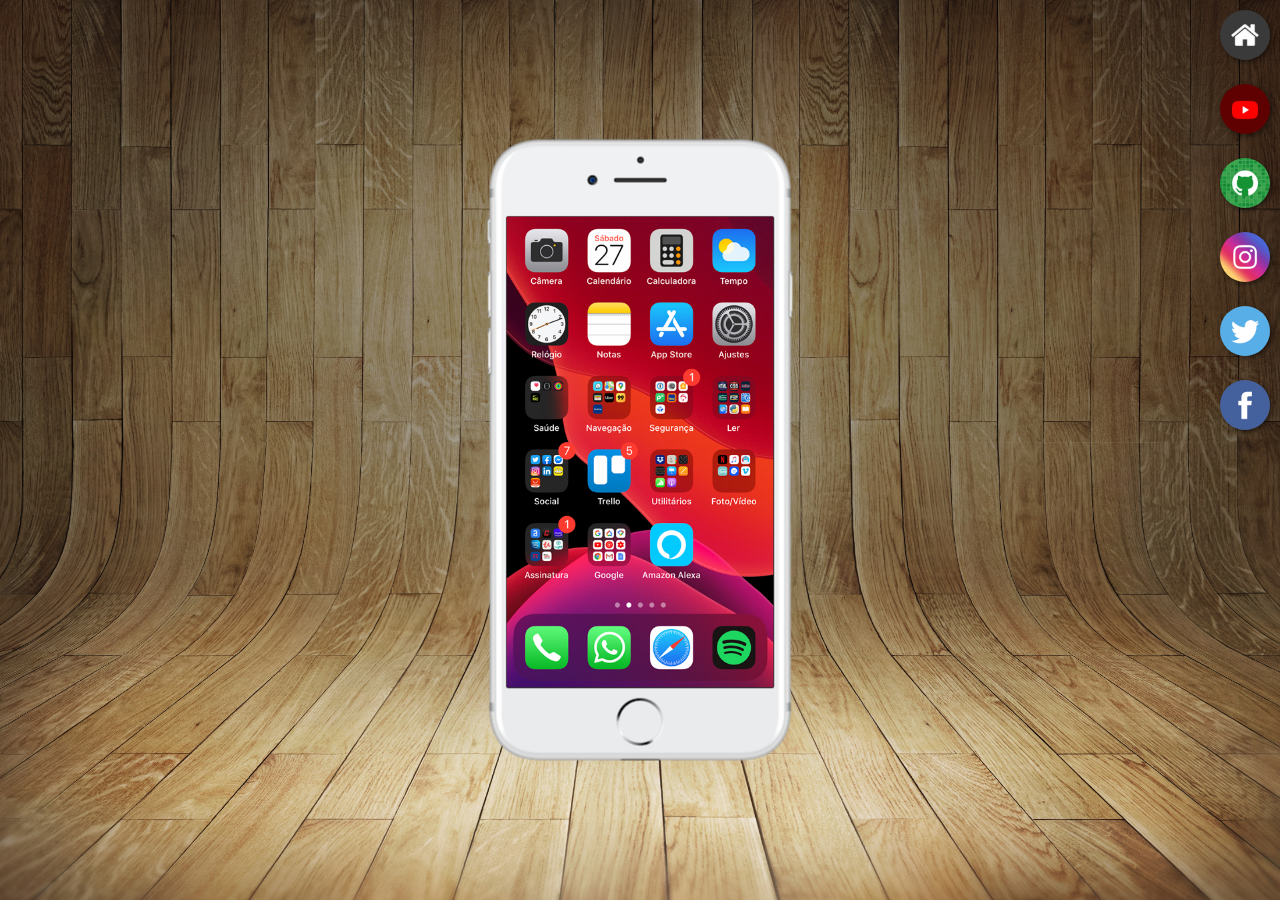
<file: index.html>
<!DOCTYPE html>
<html lang="pt-br">
  <head>
    <meta charset="UTF-8" />
    <meta name="viewport" content="width=device-width, initial-scale=1.0" />
    <title>Projeto Redes Sociais</title>
    <link rel="shortcut icon" href="favicon.ico" type="image/x-icon" />
    <link rel="stylesheet" href="estilo/style.css" />
  </head>
  <body>
    <main>
      <section id="telefone">
        <iframe src="home.html" frameborder="0" name="tela" id="tela">
          Seu navegador nãoé compativel com isso
        </iframe>
      </section>
      <section id="redes-sociais">
        <a href="home.html" target="tela"
          ><img src="imagens/logo-home.jpg" alt="" /></a
        ><br />
        <a href="youtube.html" target="tela"
          ><img src="imagens/logo-youtube.jpg" alt="" /></a
        ><br />
        <a href="github.html" target="tela"
          ><img src="imagens/logo-github.jpg" alt="" /></a
        ><br />
        <a href="instagram.html" target="tela"
          ><img src="imagens/logo-instagram.jpg" alt="" /></a
        ><br />
        <a href="twitter.html" target="tela"
          ><img src="imagens/logo-twitter.jpg" alt="" /></a
        ><br />
        <a href="facebook.html" target="tela"
          ><img src="imagens/logo-facebook.jpg" alt="" /></a
        ><br />
      </section>
    </main>
  </body>
</html>
</file>
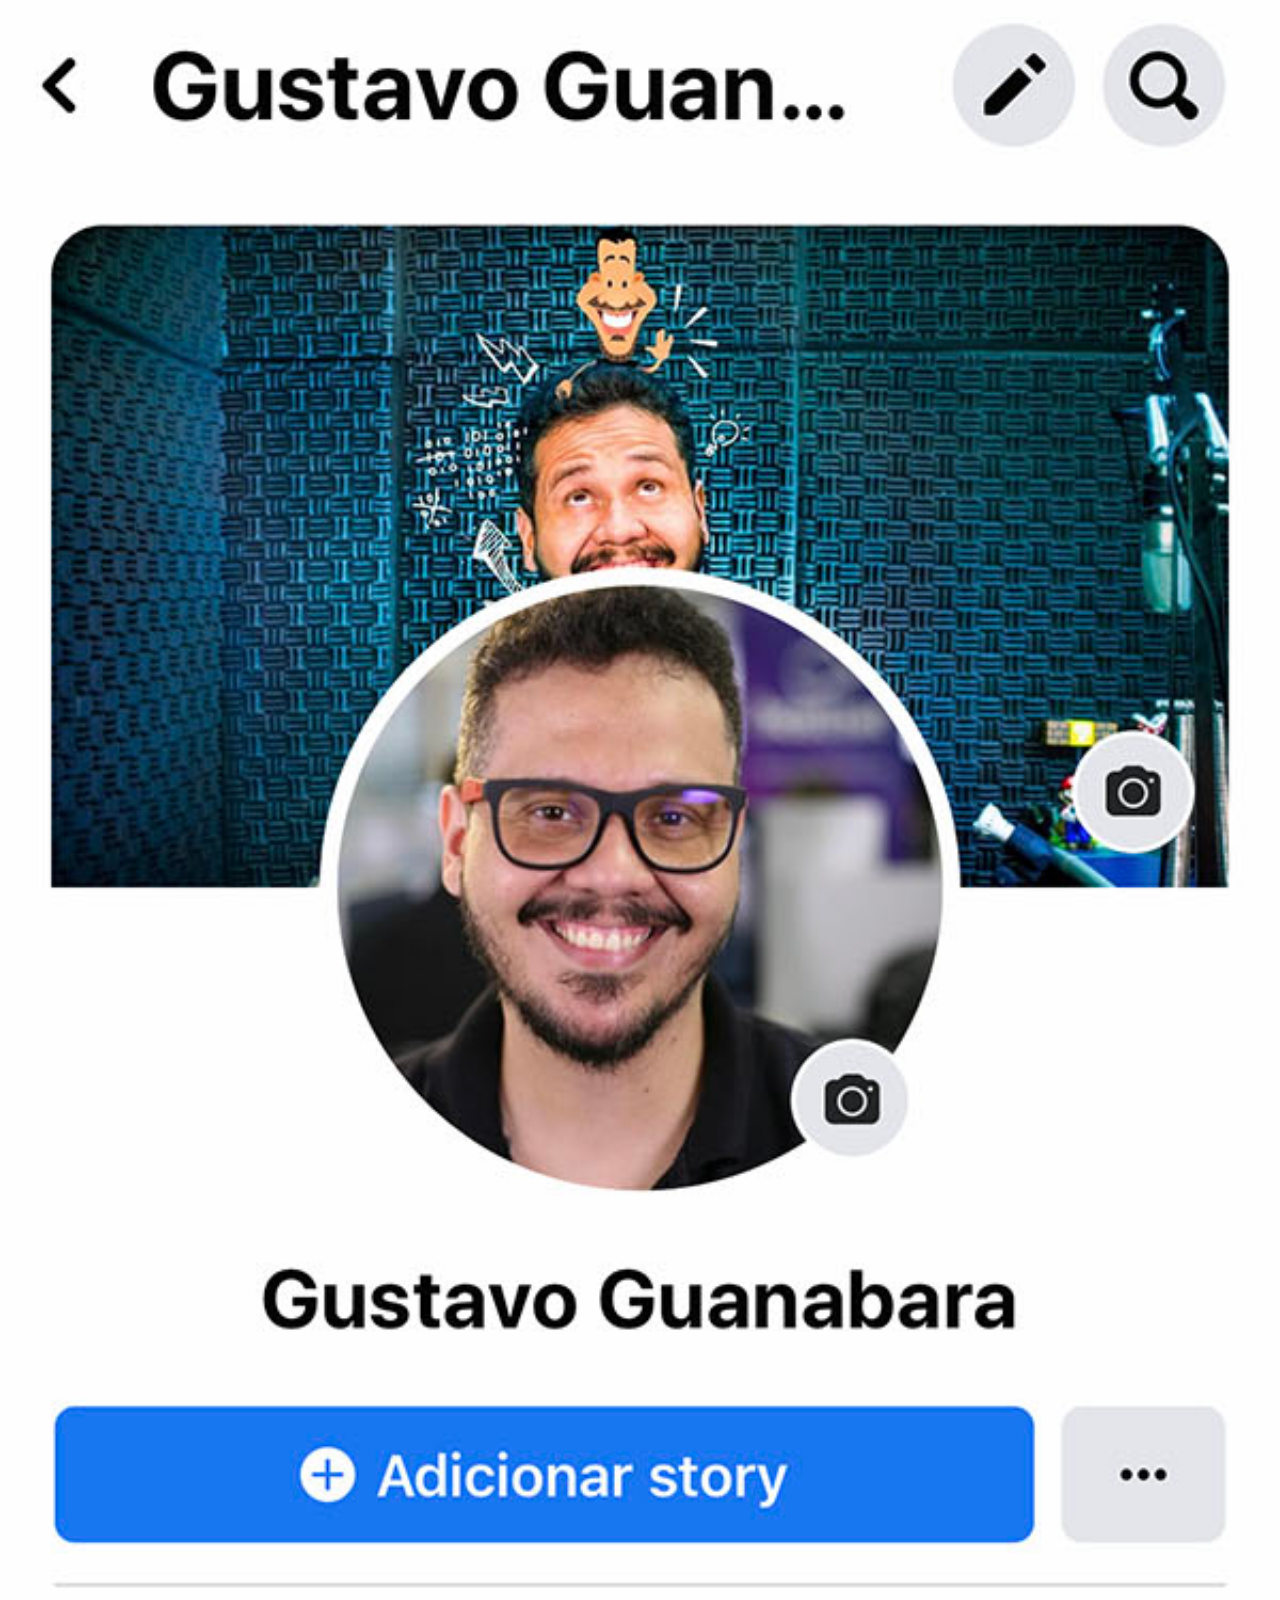
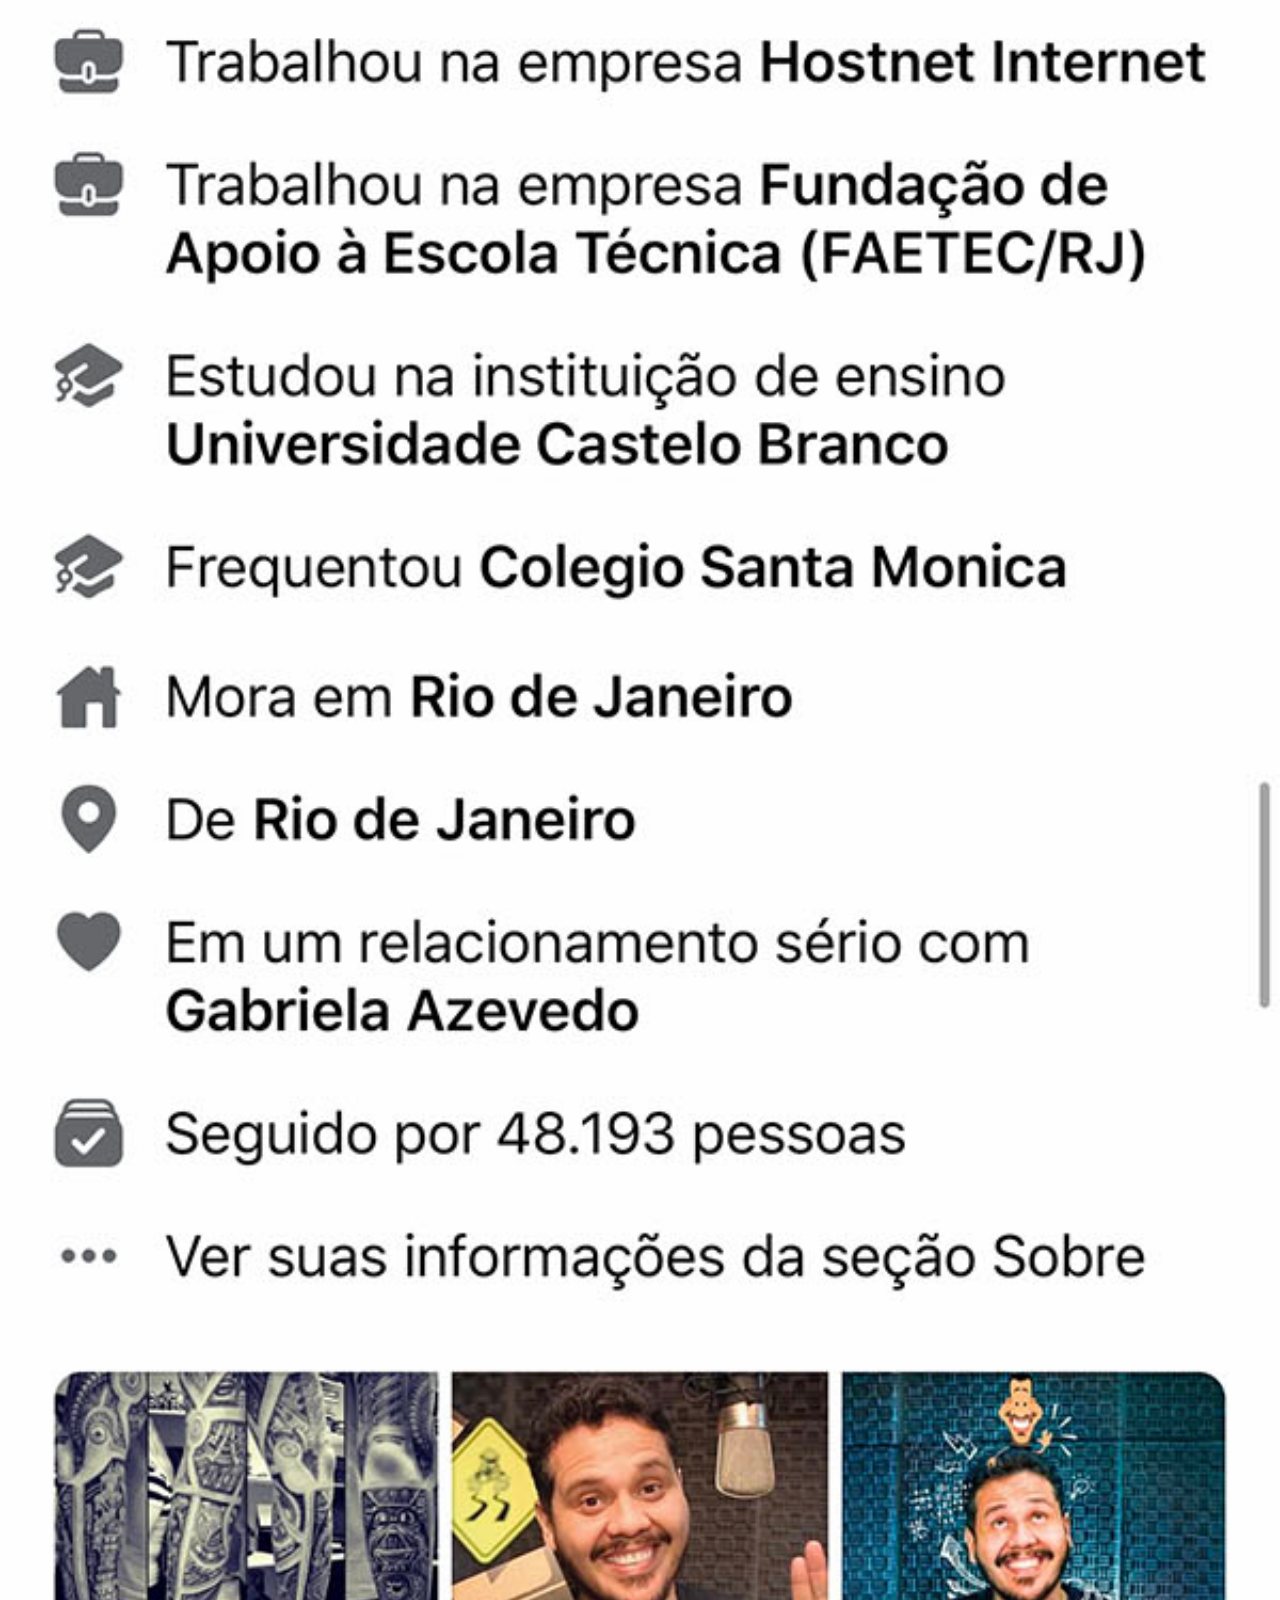
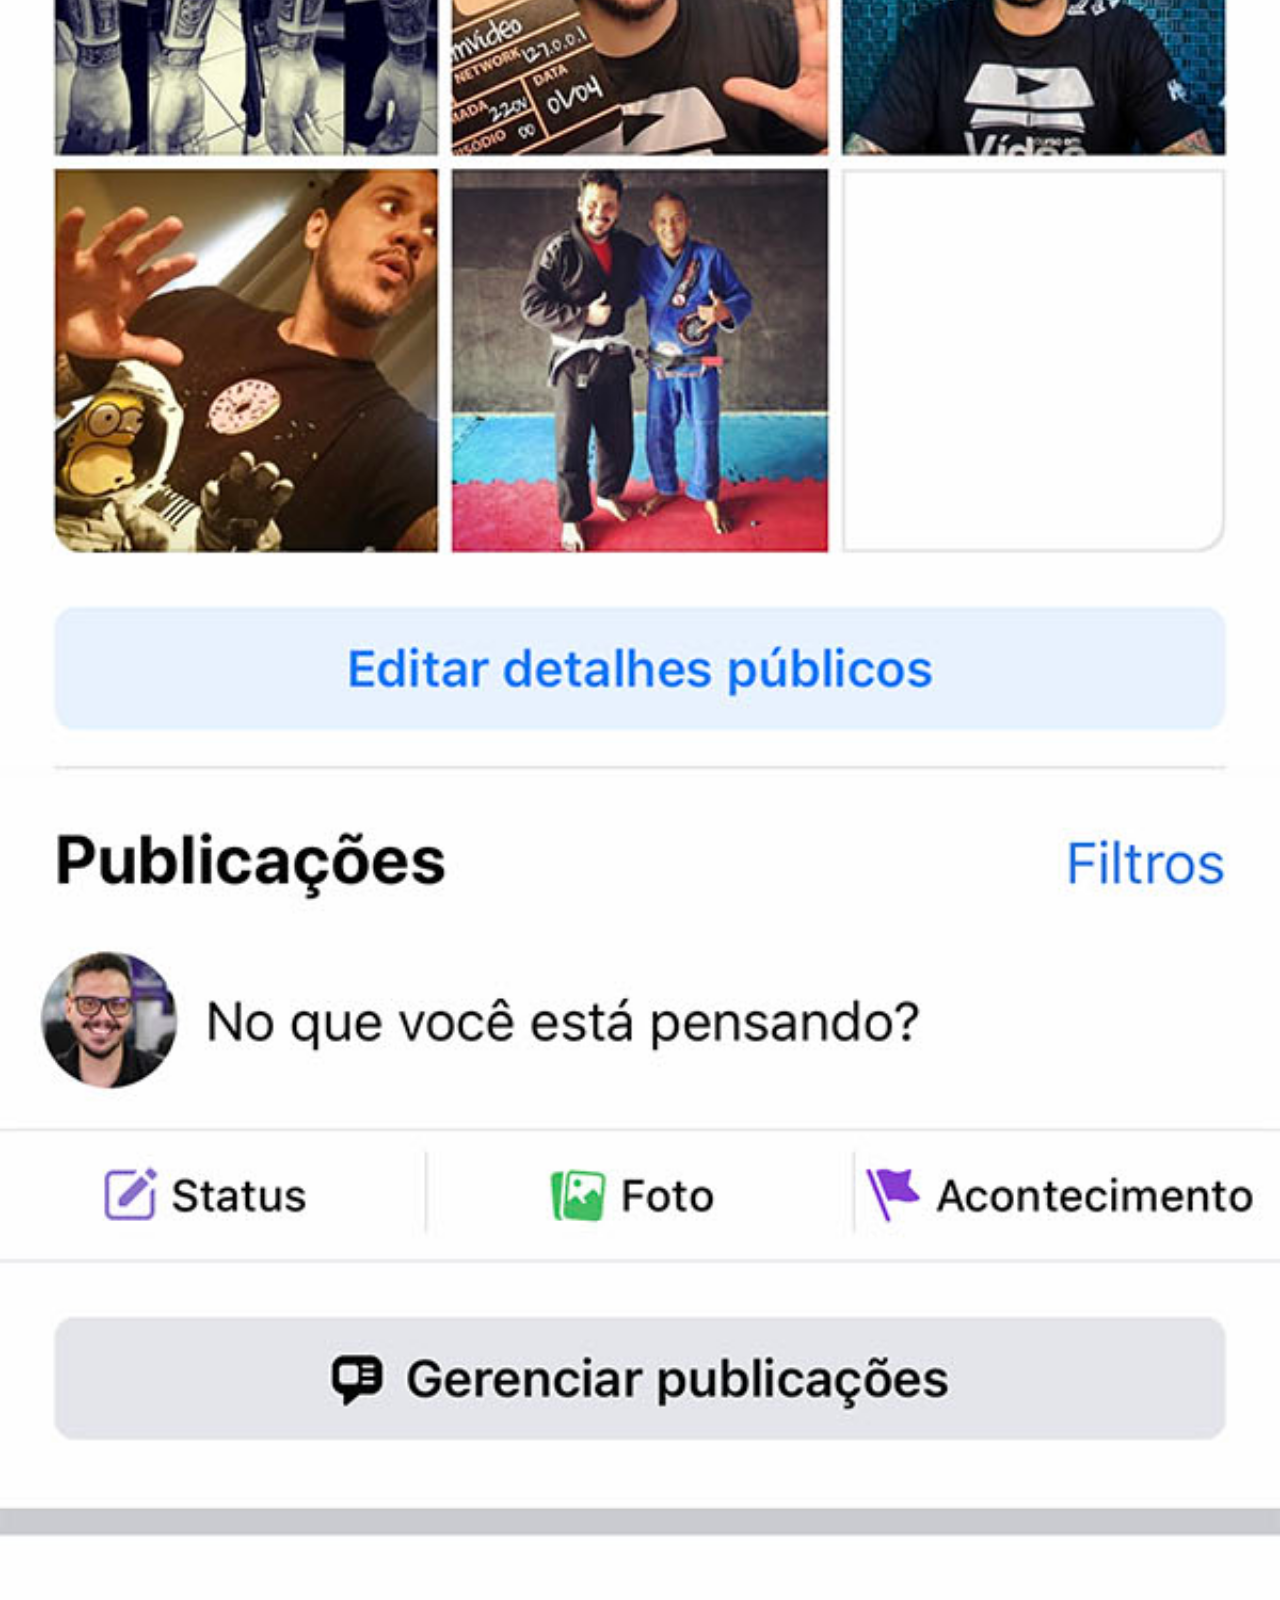
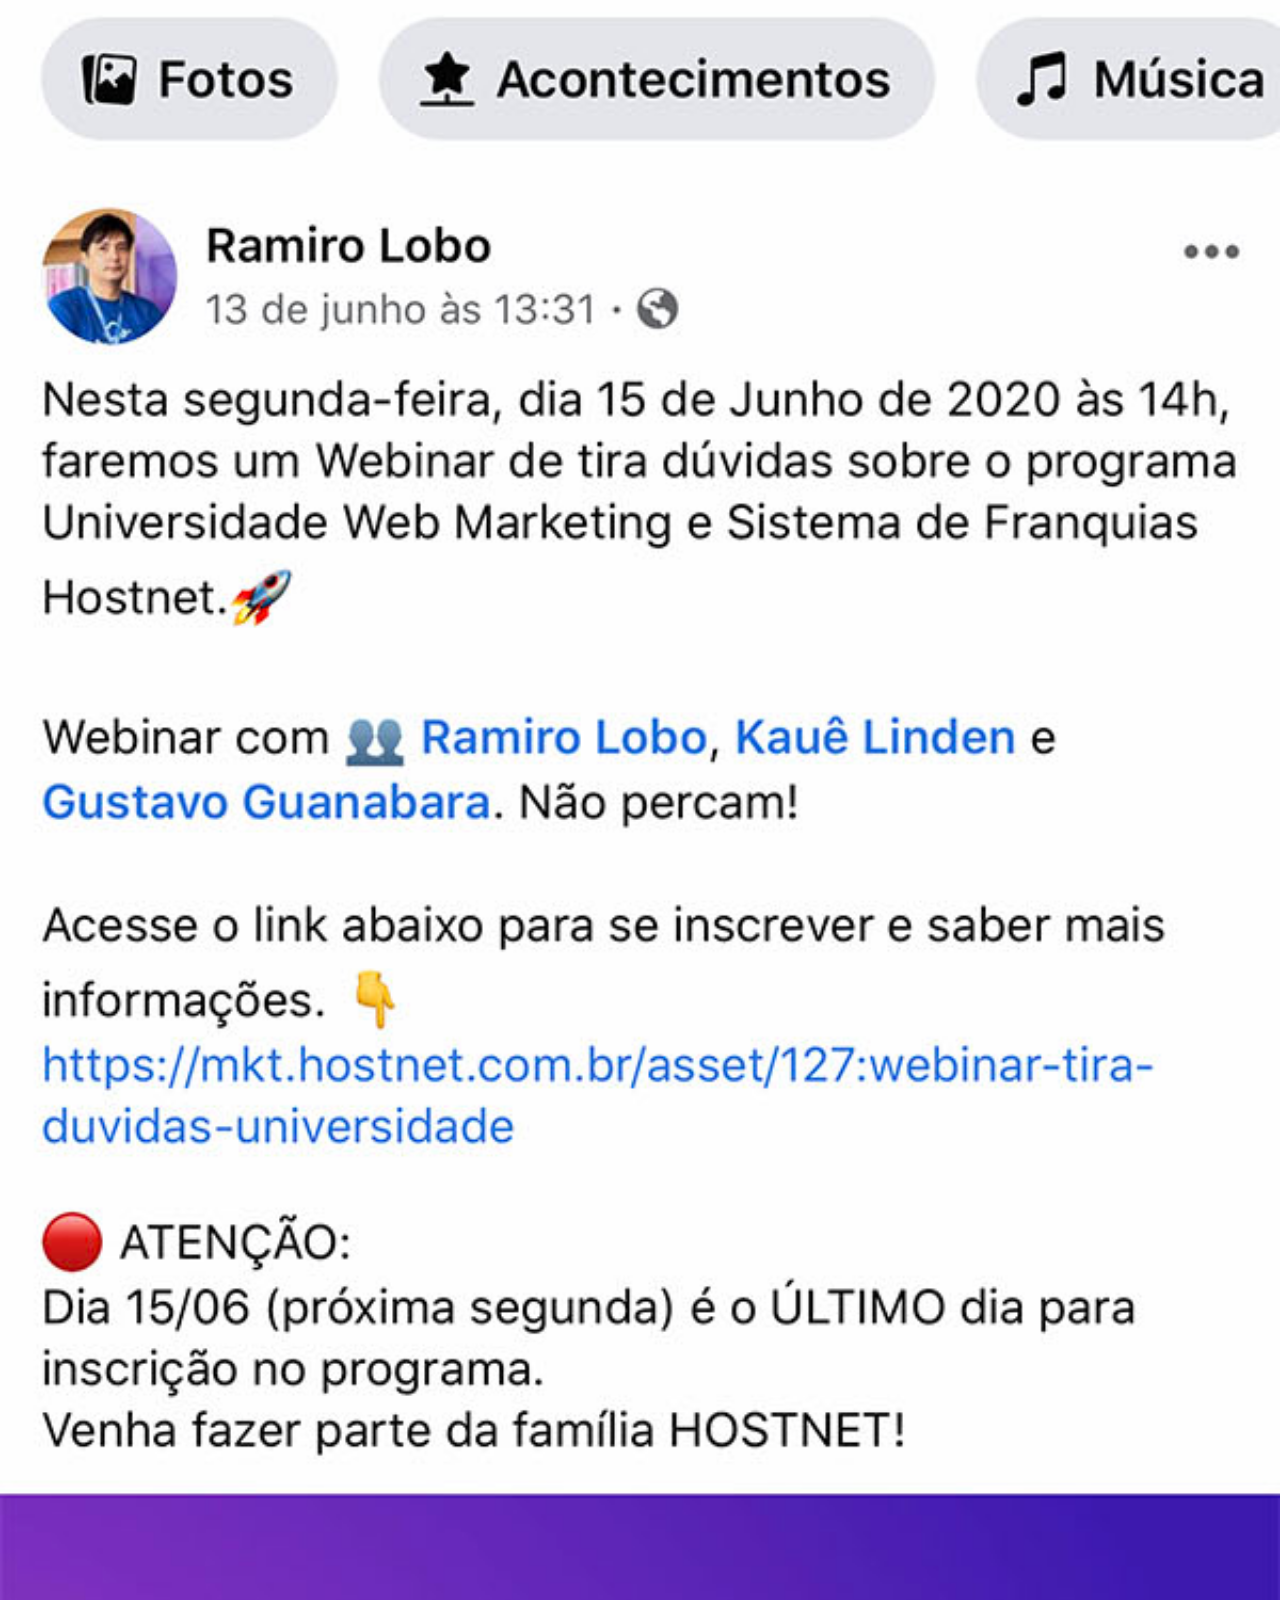
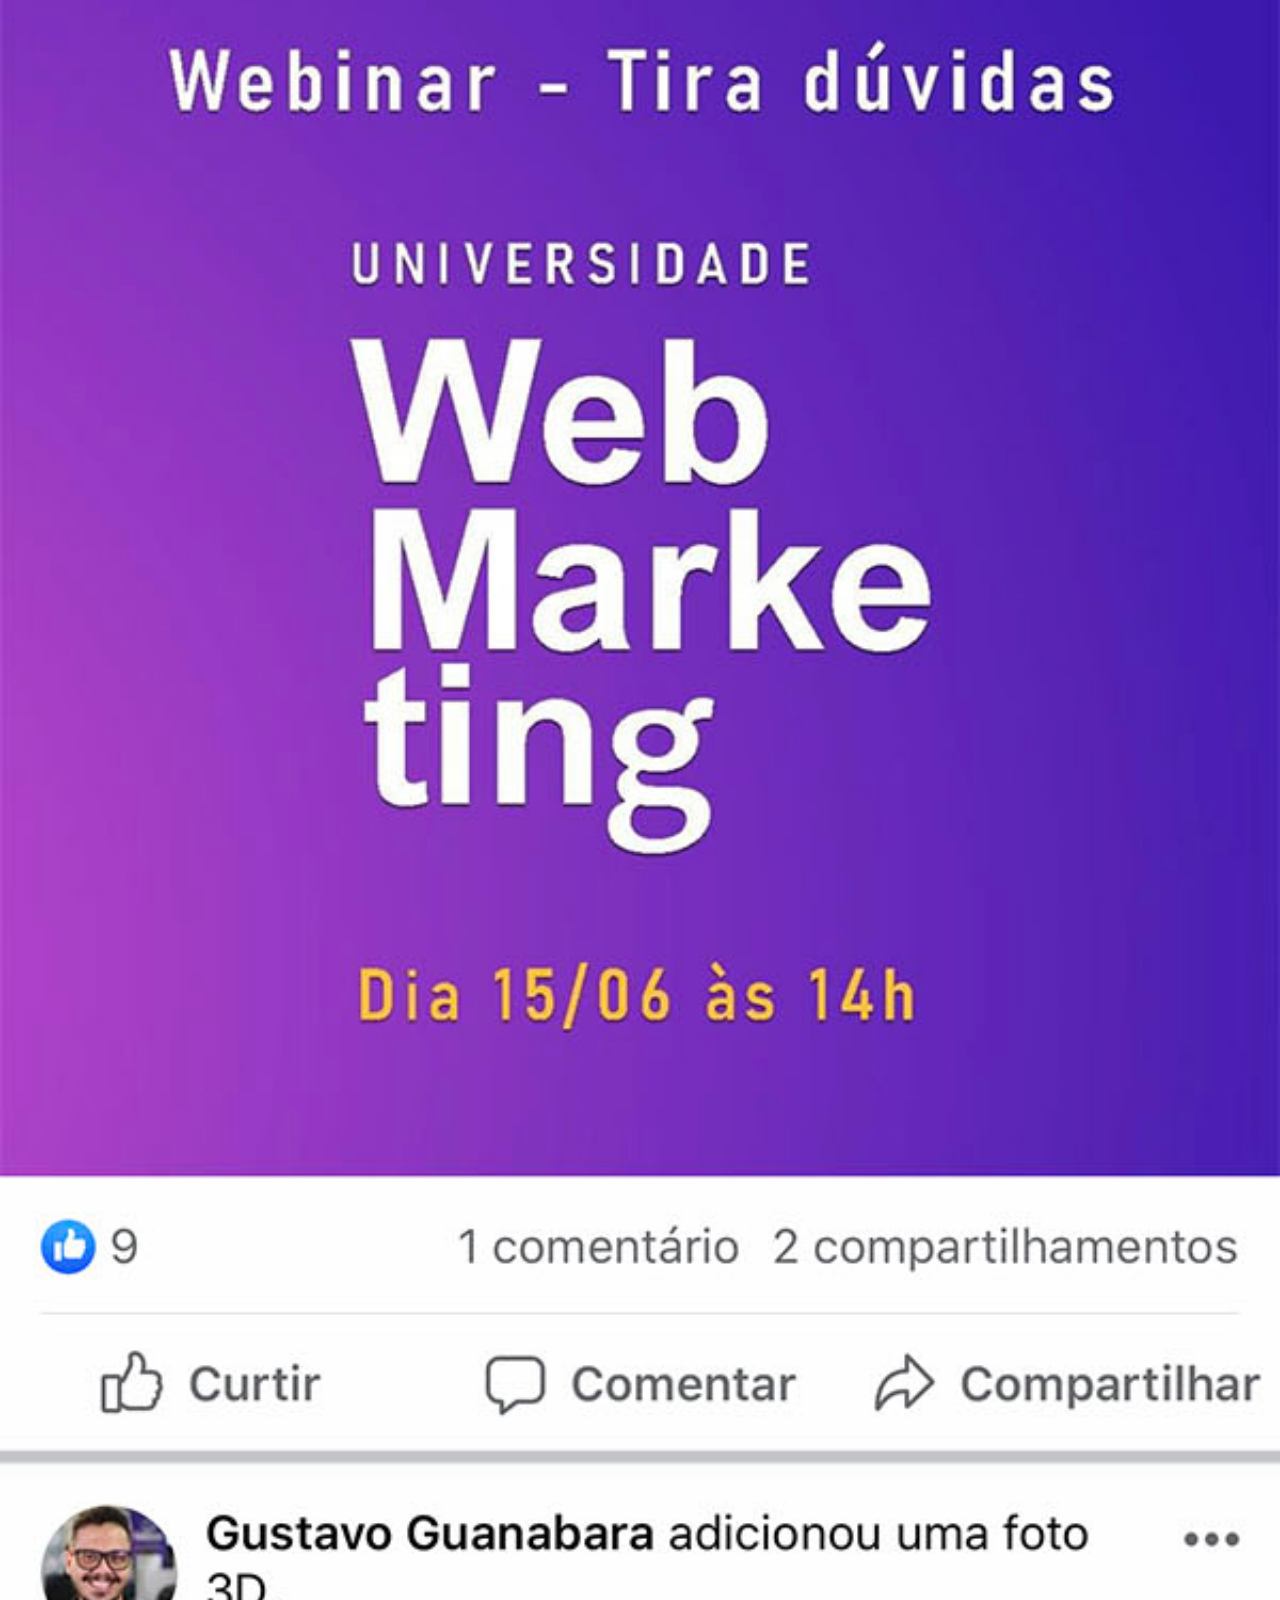
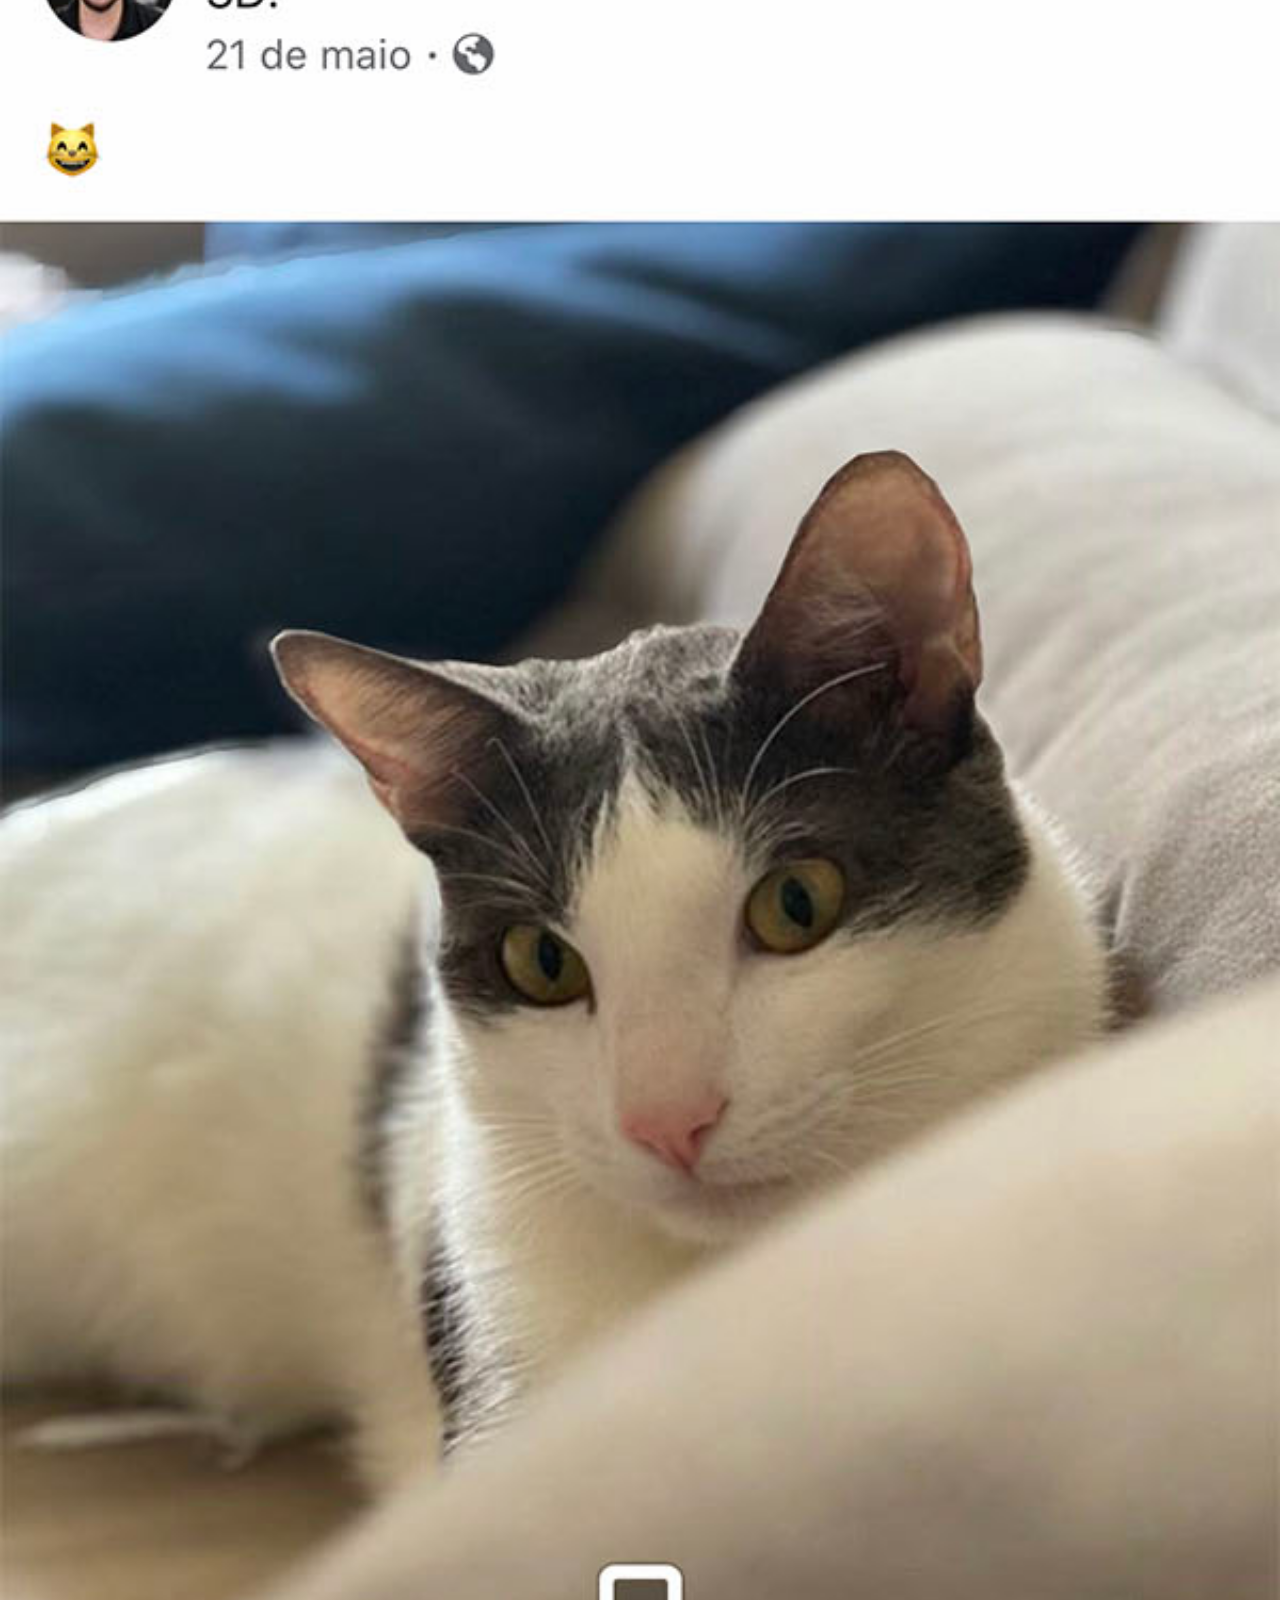
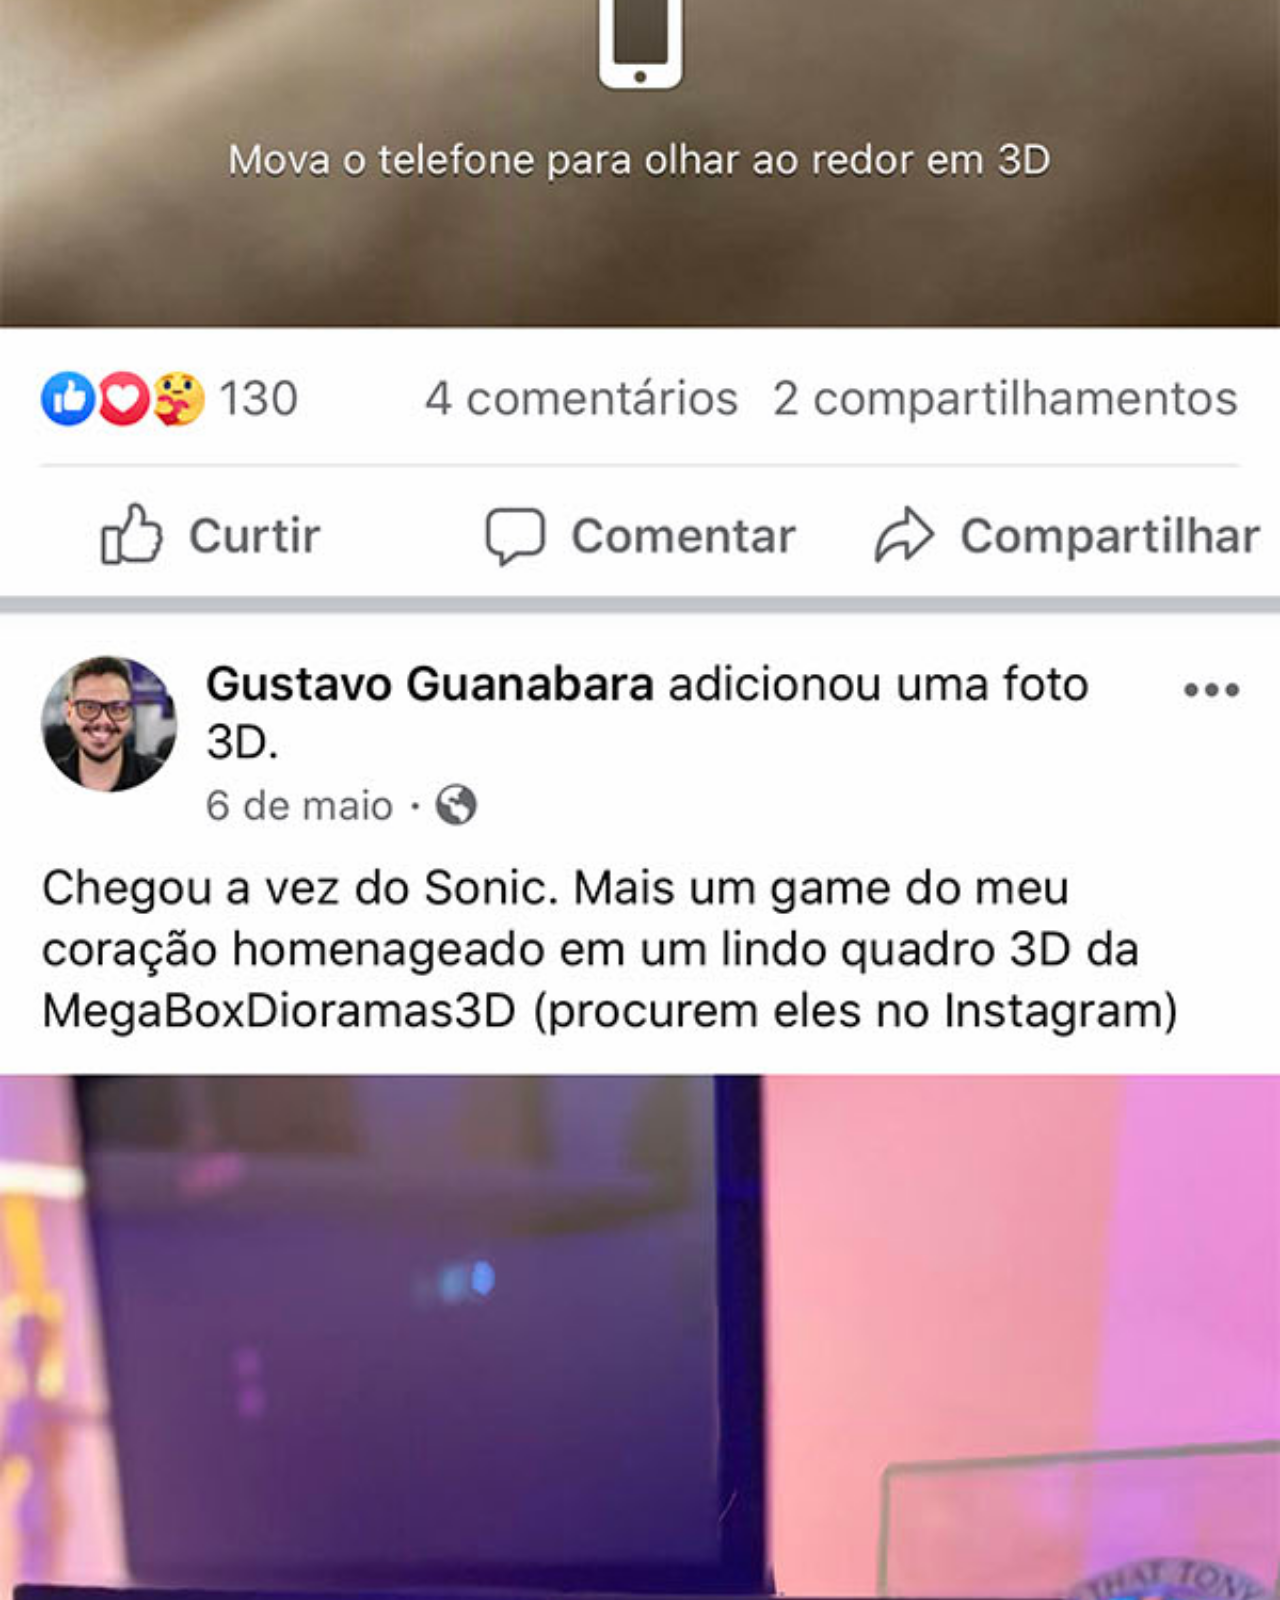
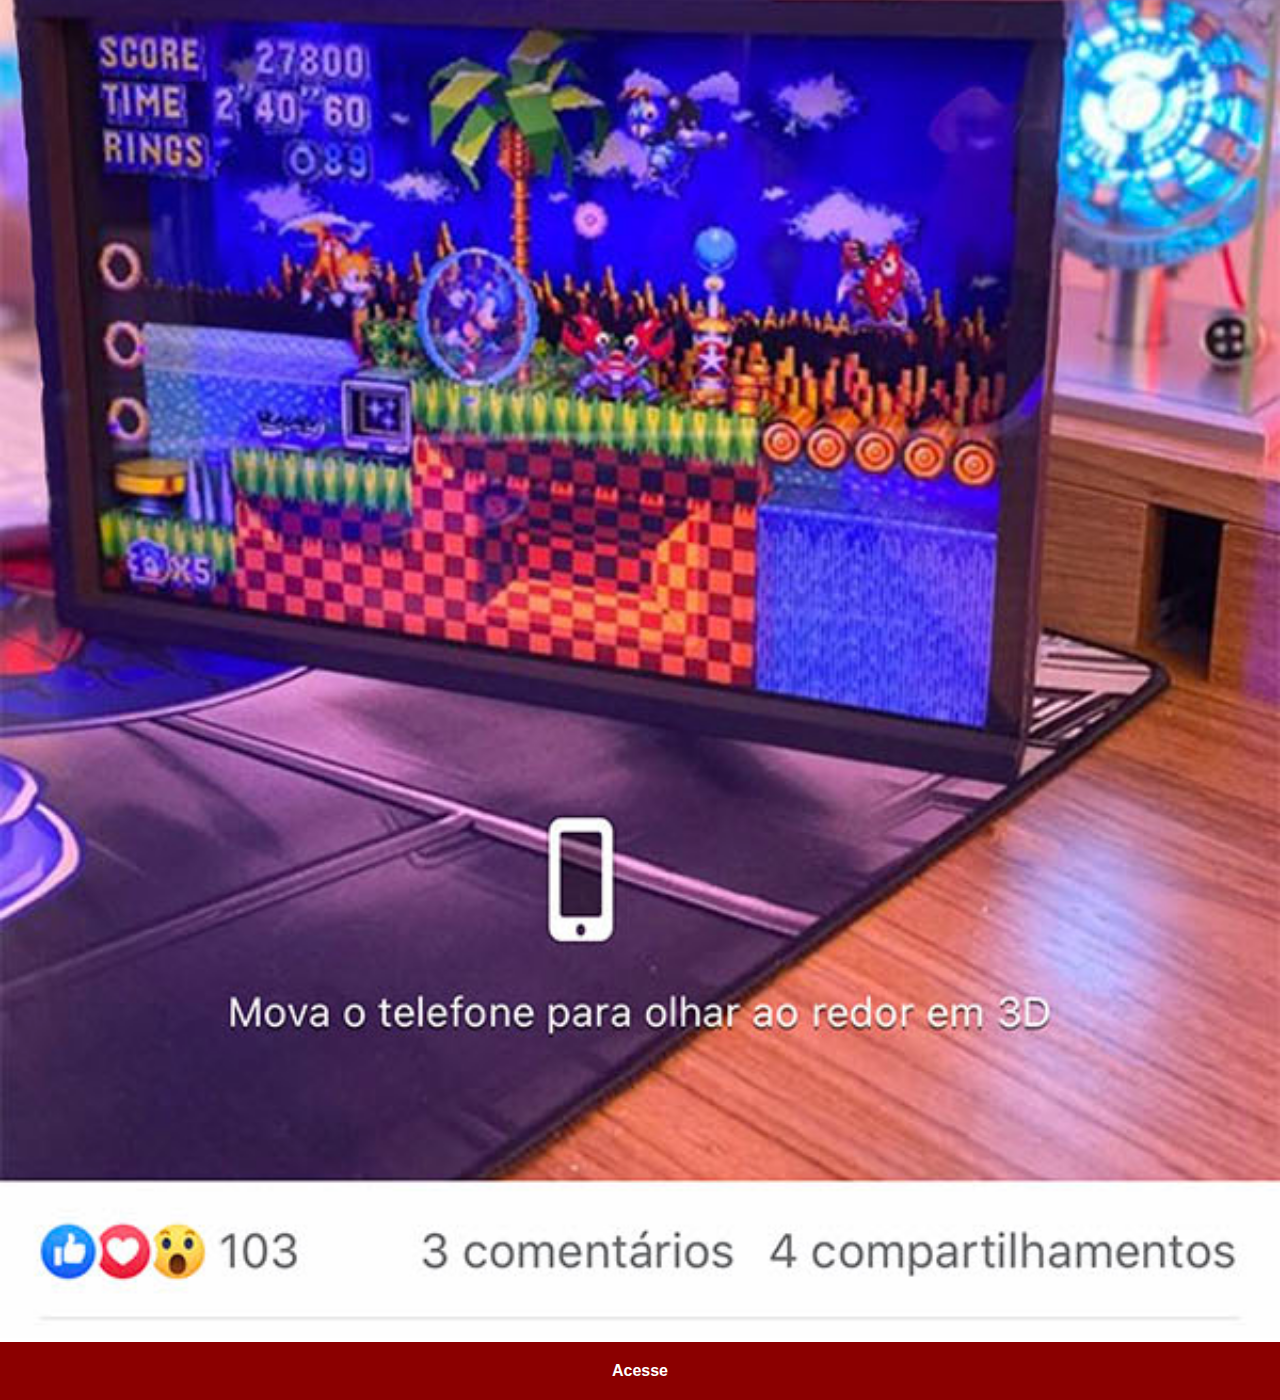
<file: facebook.html>
<!DOCTYPE html>
<html lang="pt-br">
<head>
    <meta charset="UTF-8">
    <meta name="viewport" content="width=device-width, initial-scale=1.0">
    <title>Facebook</title>
    <link rel="stylesheet" href="estilo/social.css">
</head>
<body>
    <img src="imagens/tela-facebook.jpg" alt="Tela Facebook">
    <a href="https://www.facebook.com/joaovictor.santos.3107" target="_blank">Acesse</a>
</body>
</html>
</file>
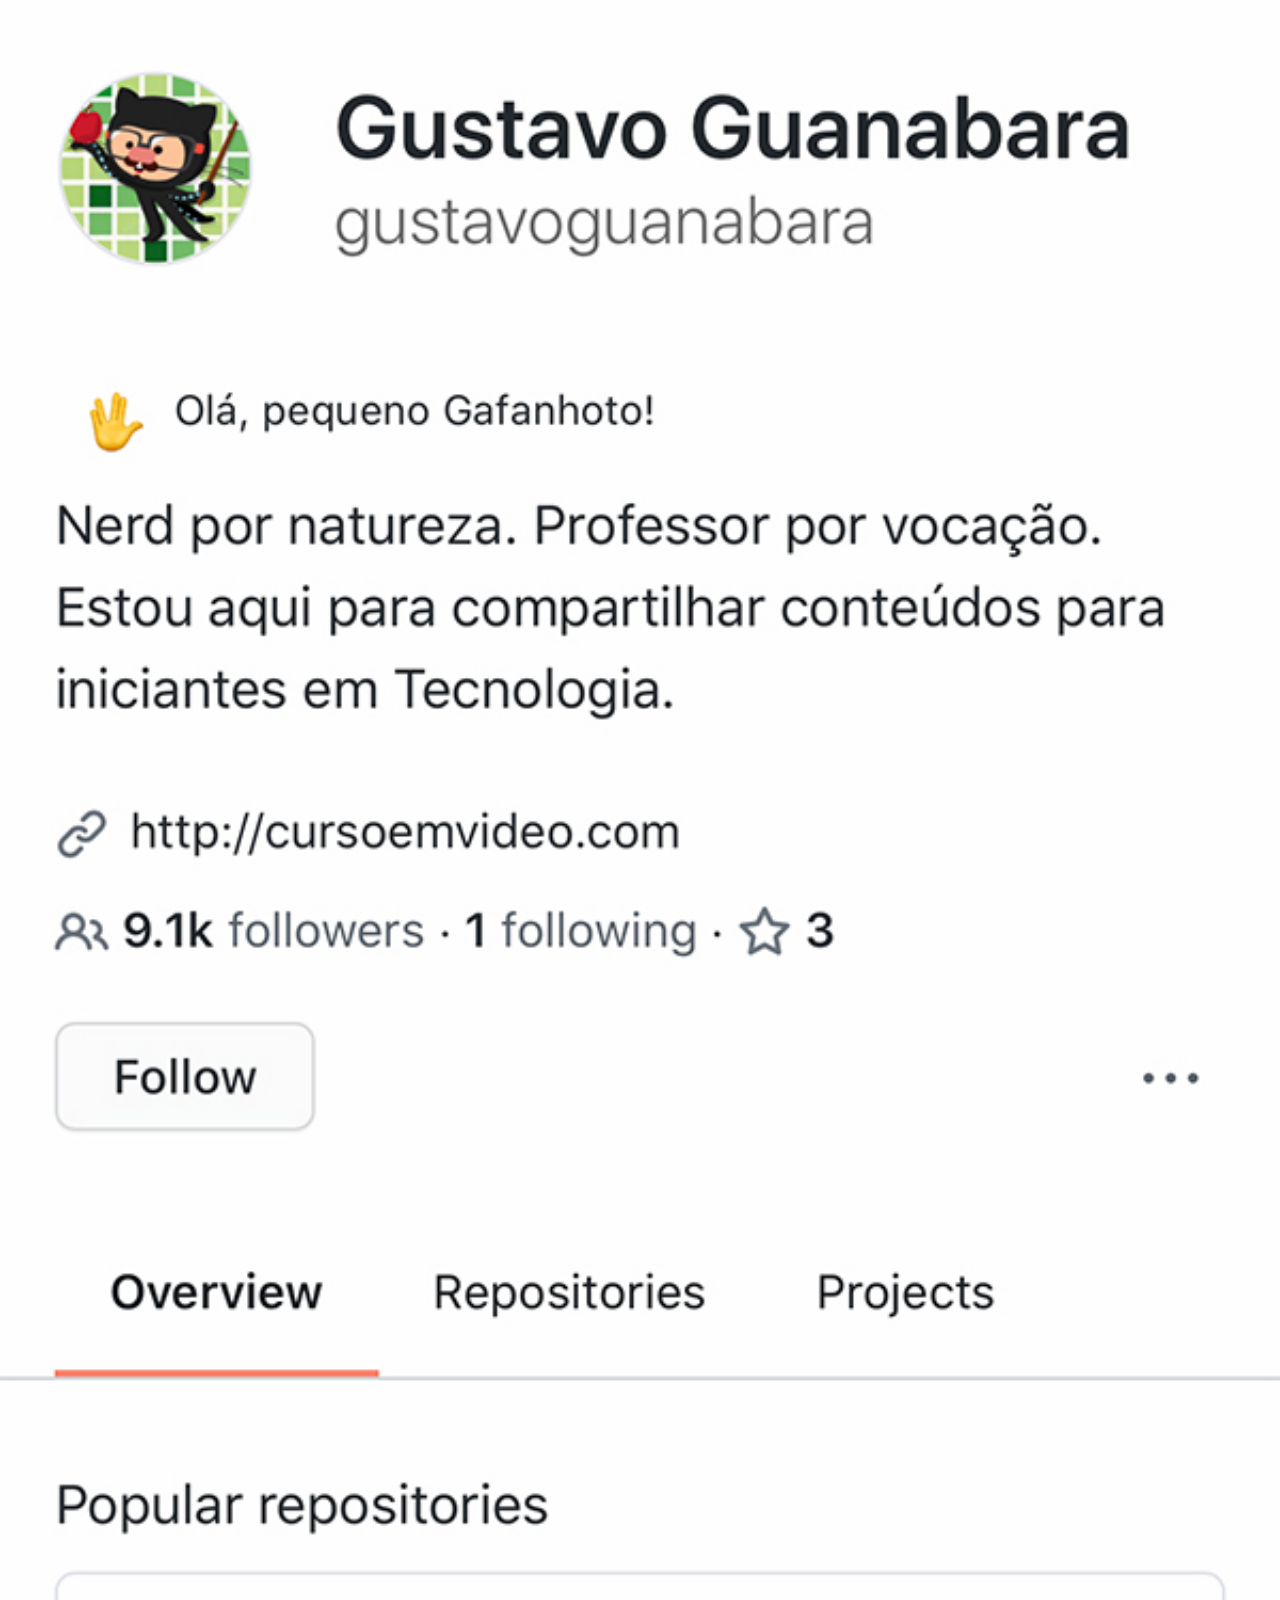
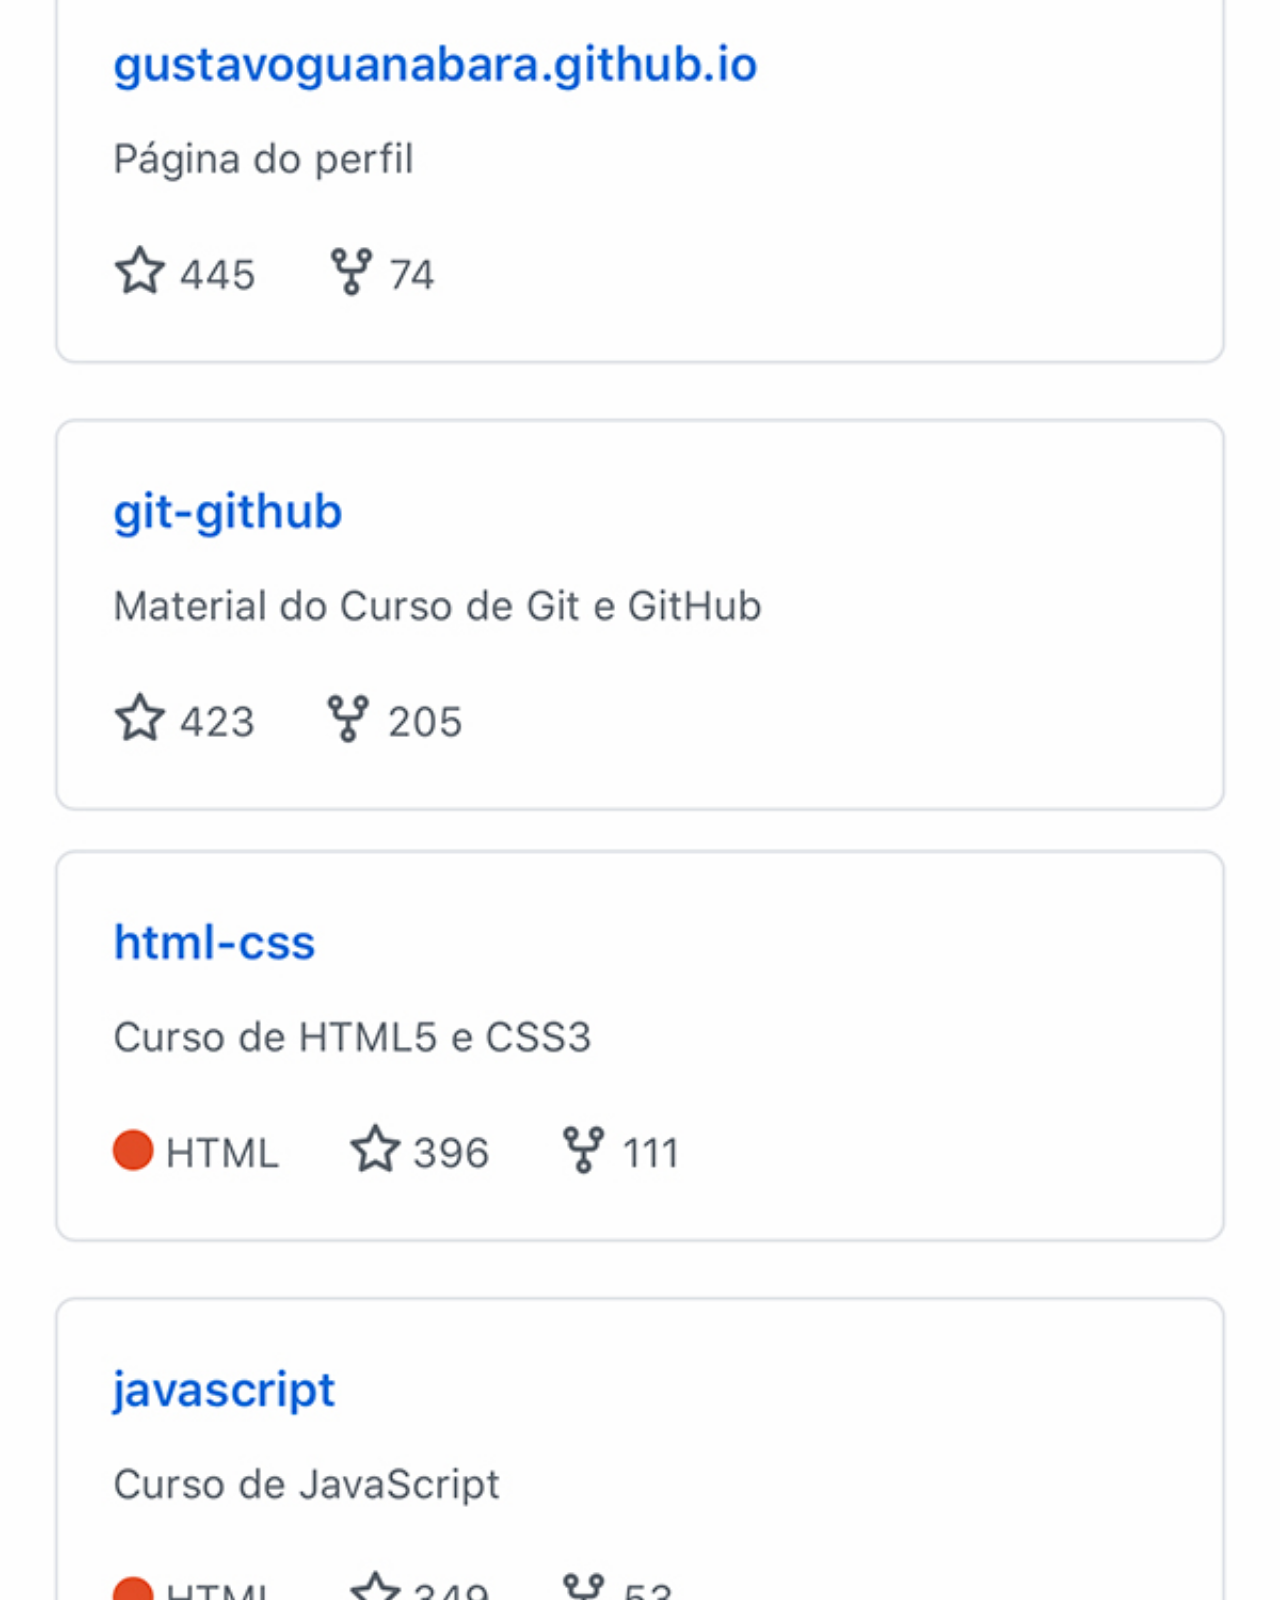
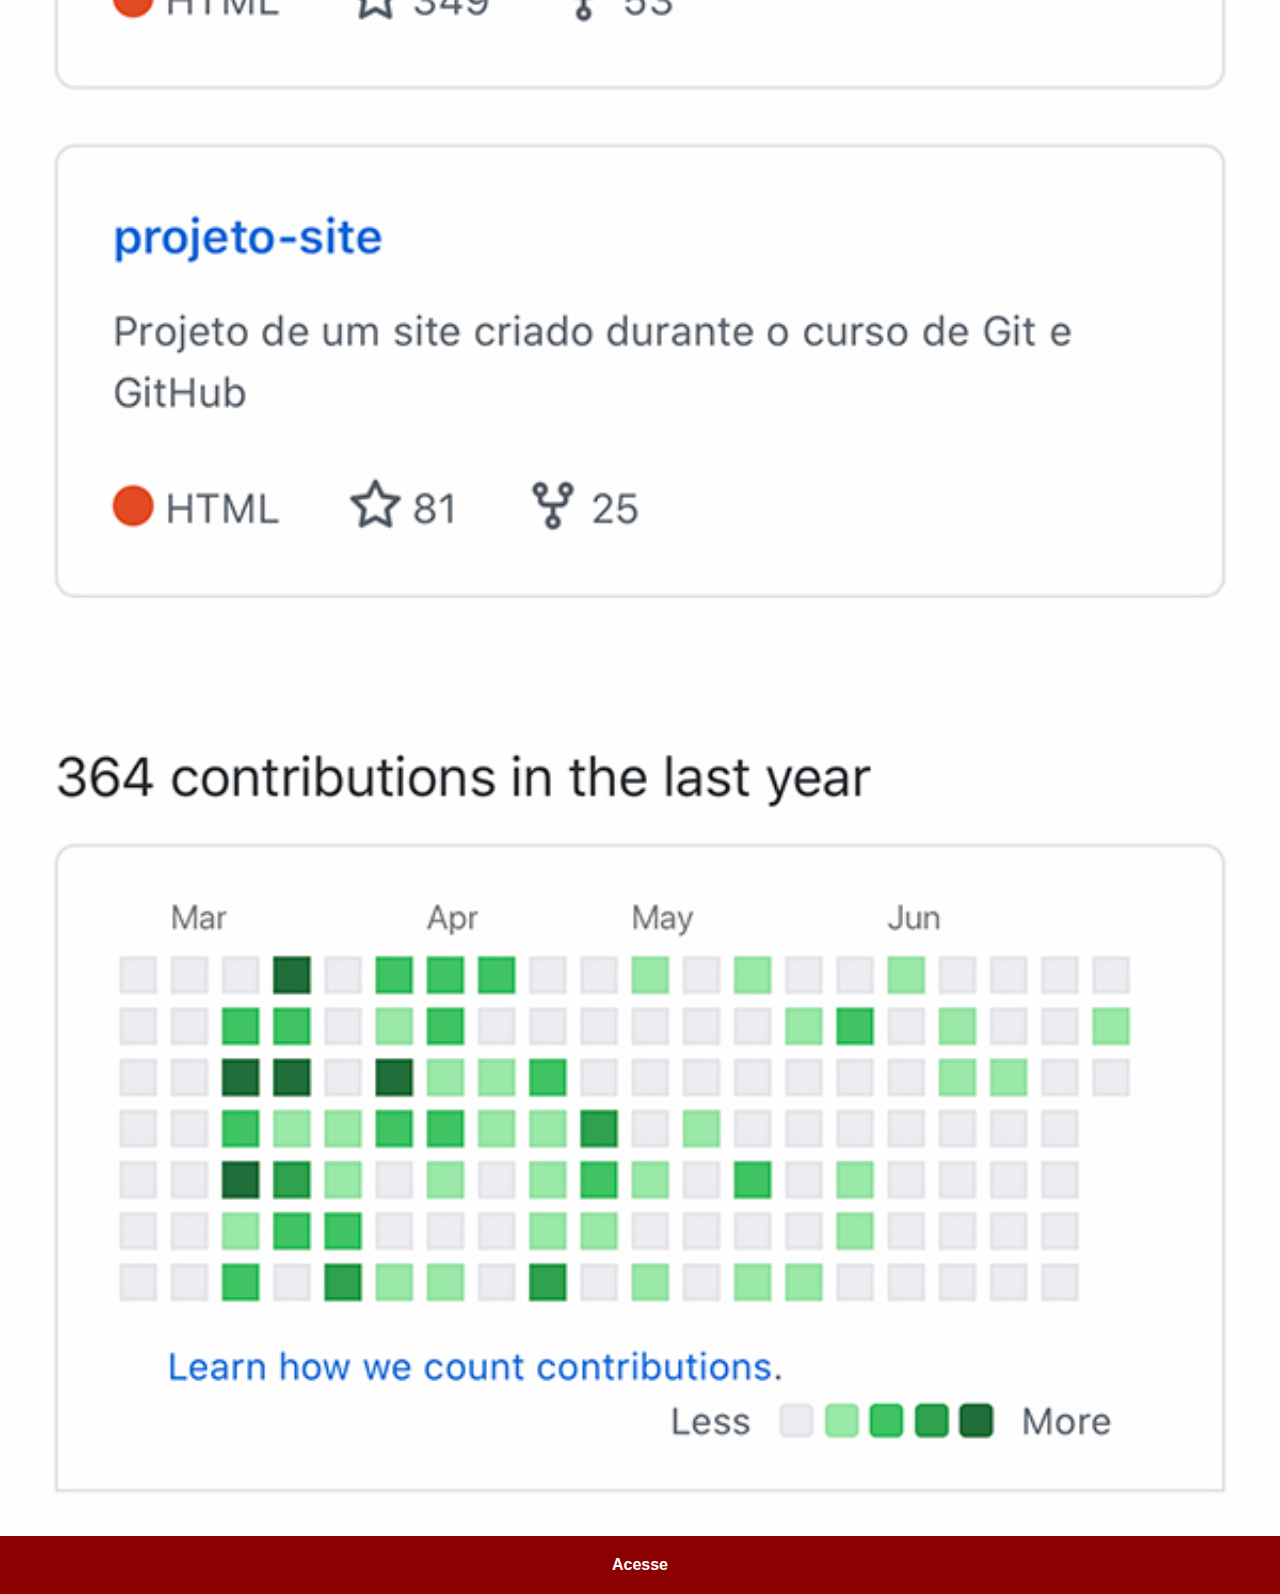
<file: github.html>
<!DOCTYPE html>
<html lang="pt-br">
<head>
    <meta charset="UTF-8">
    <meta name="viewport" content="width=device-width, initial-scale=1.0">
    <title>GitHub</title>
    <link rel="stylesheet" href="estilo/social.css">
</head>
<body>
    <img src="imagens/tela-github.jpg" alt="GitHub">
    <a href="https://github.com/joaoviictorss" target="_blank">Acesse</a>
</body>
</html>
</file>
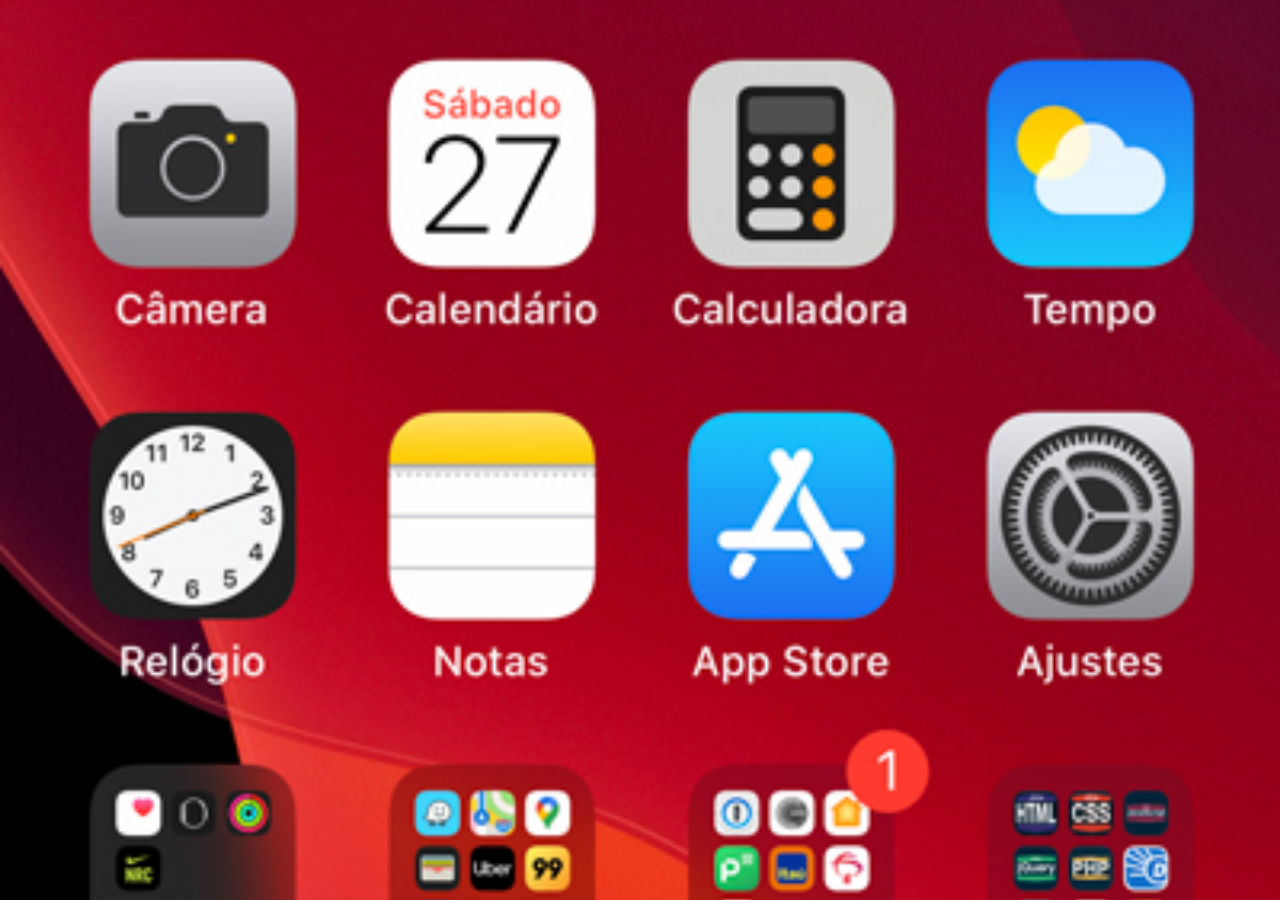
<file: home.html>
<!DOCTYPE html>
<html lang="pt-br">
<head>
    <meta charset="UTF-8">
    <meta name="viewport" content="width=device-width, initial-scale=1.0">
    <title>Home</title>
    <style>
        * {
            padding: 0px;
            margin: 0px;
        }

        body{
            width: 100vw;
            height: 100vh;
            background: black url(imagens/tela-home.jpg) no-repeat top center /cover;

        }

    </style>
</head>
<body>
    
</body>
</html>
</file>
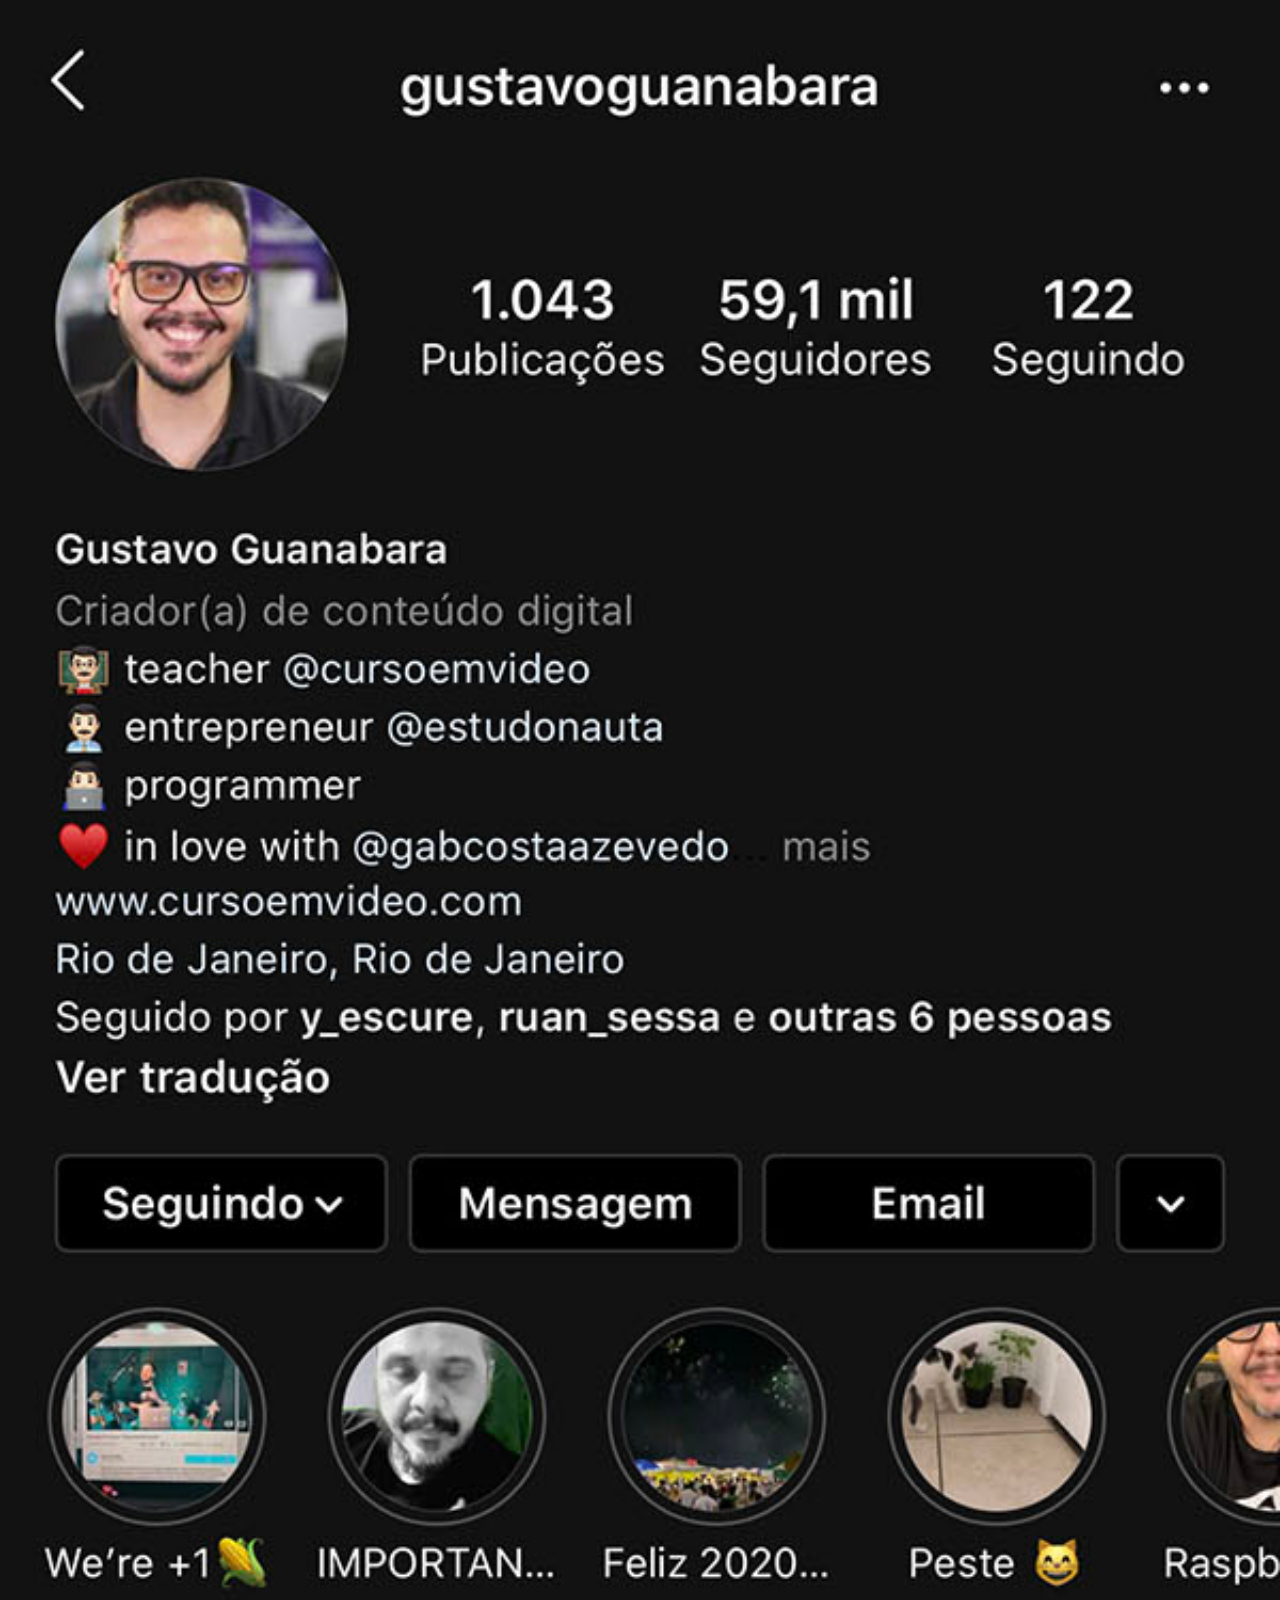
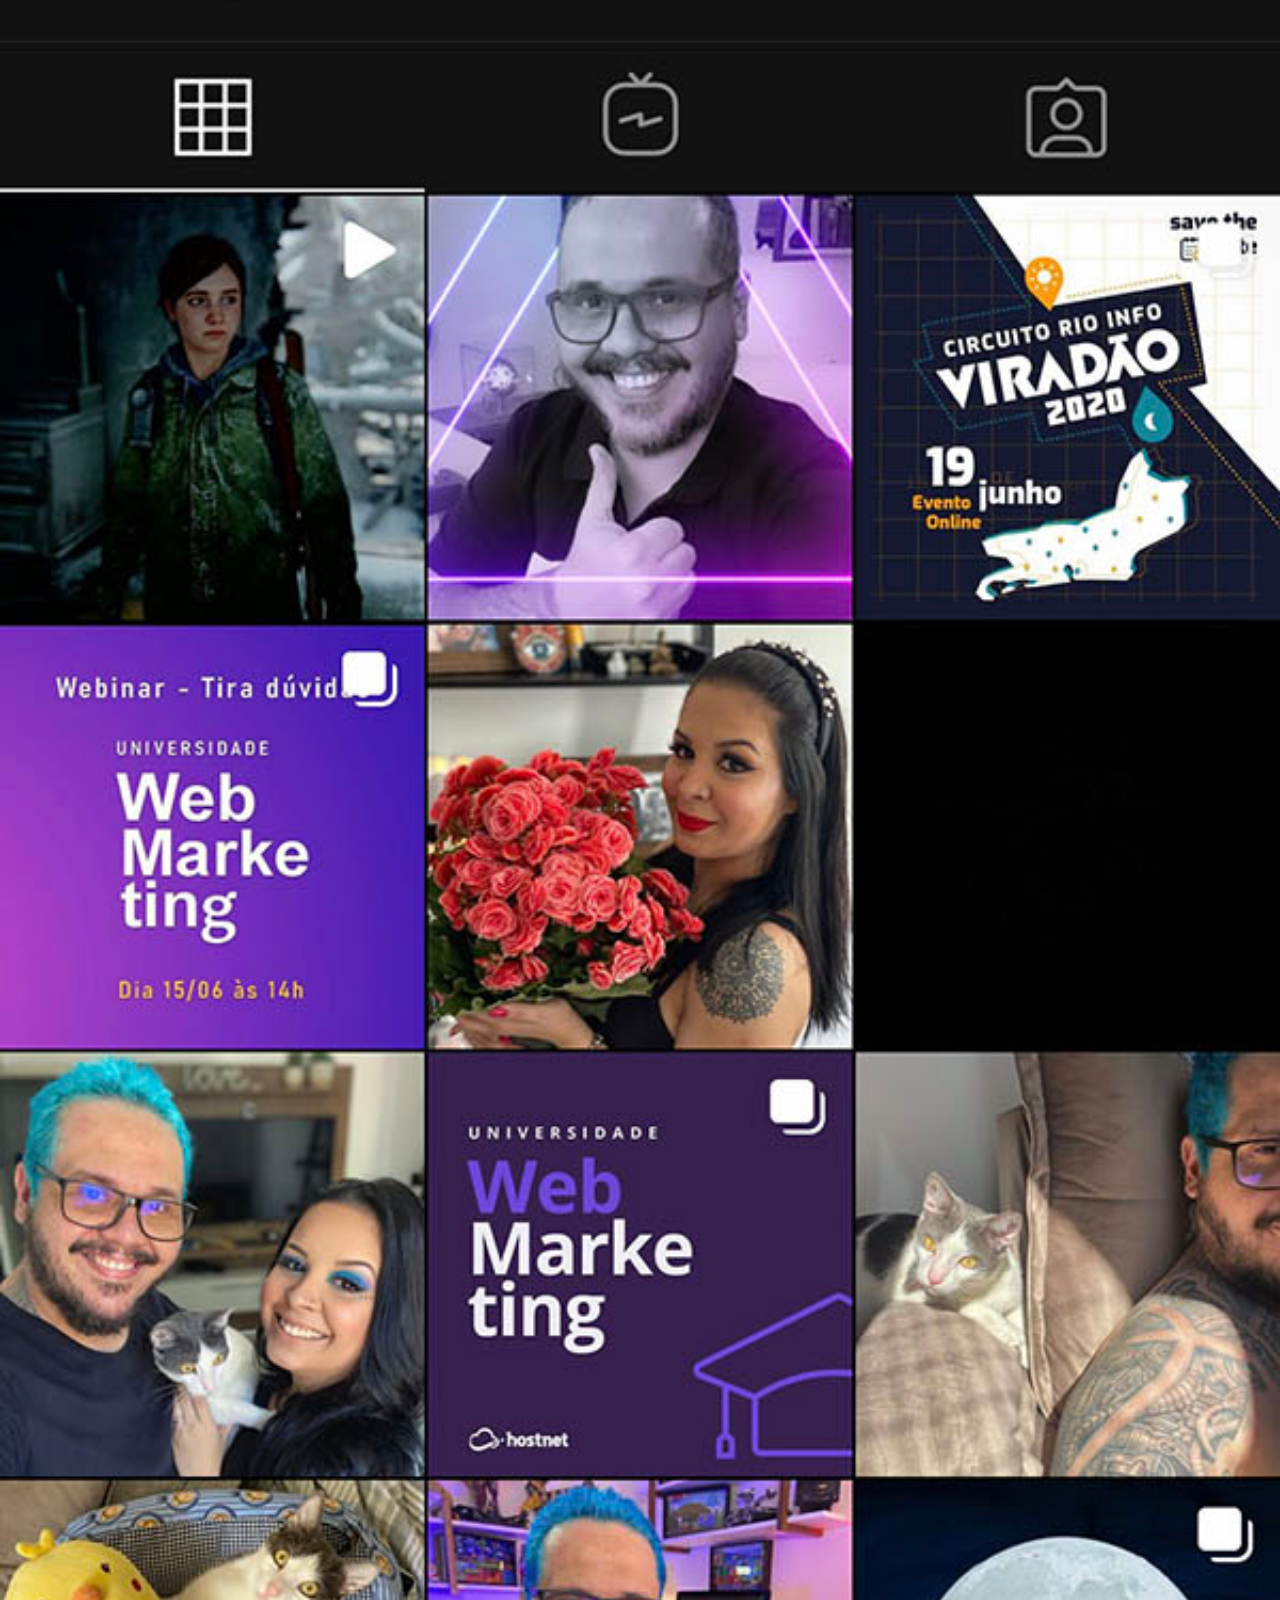
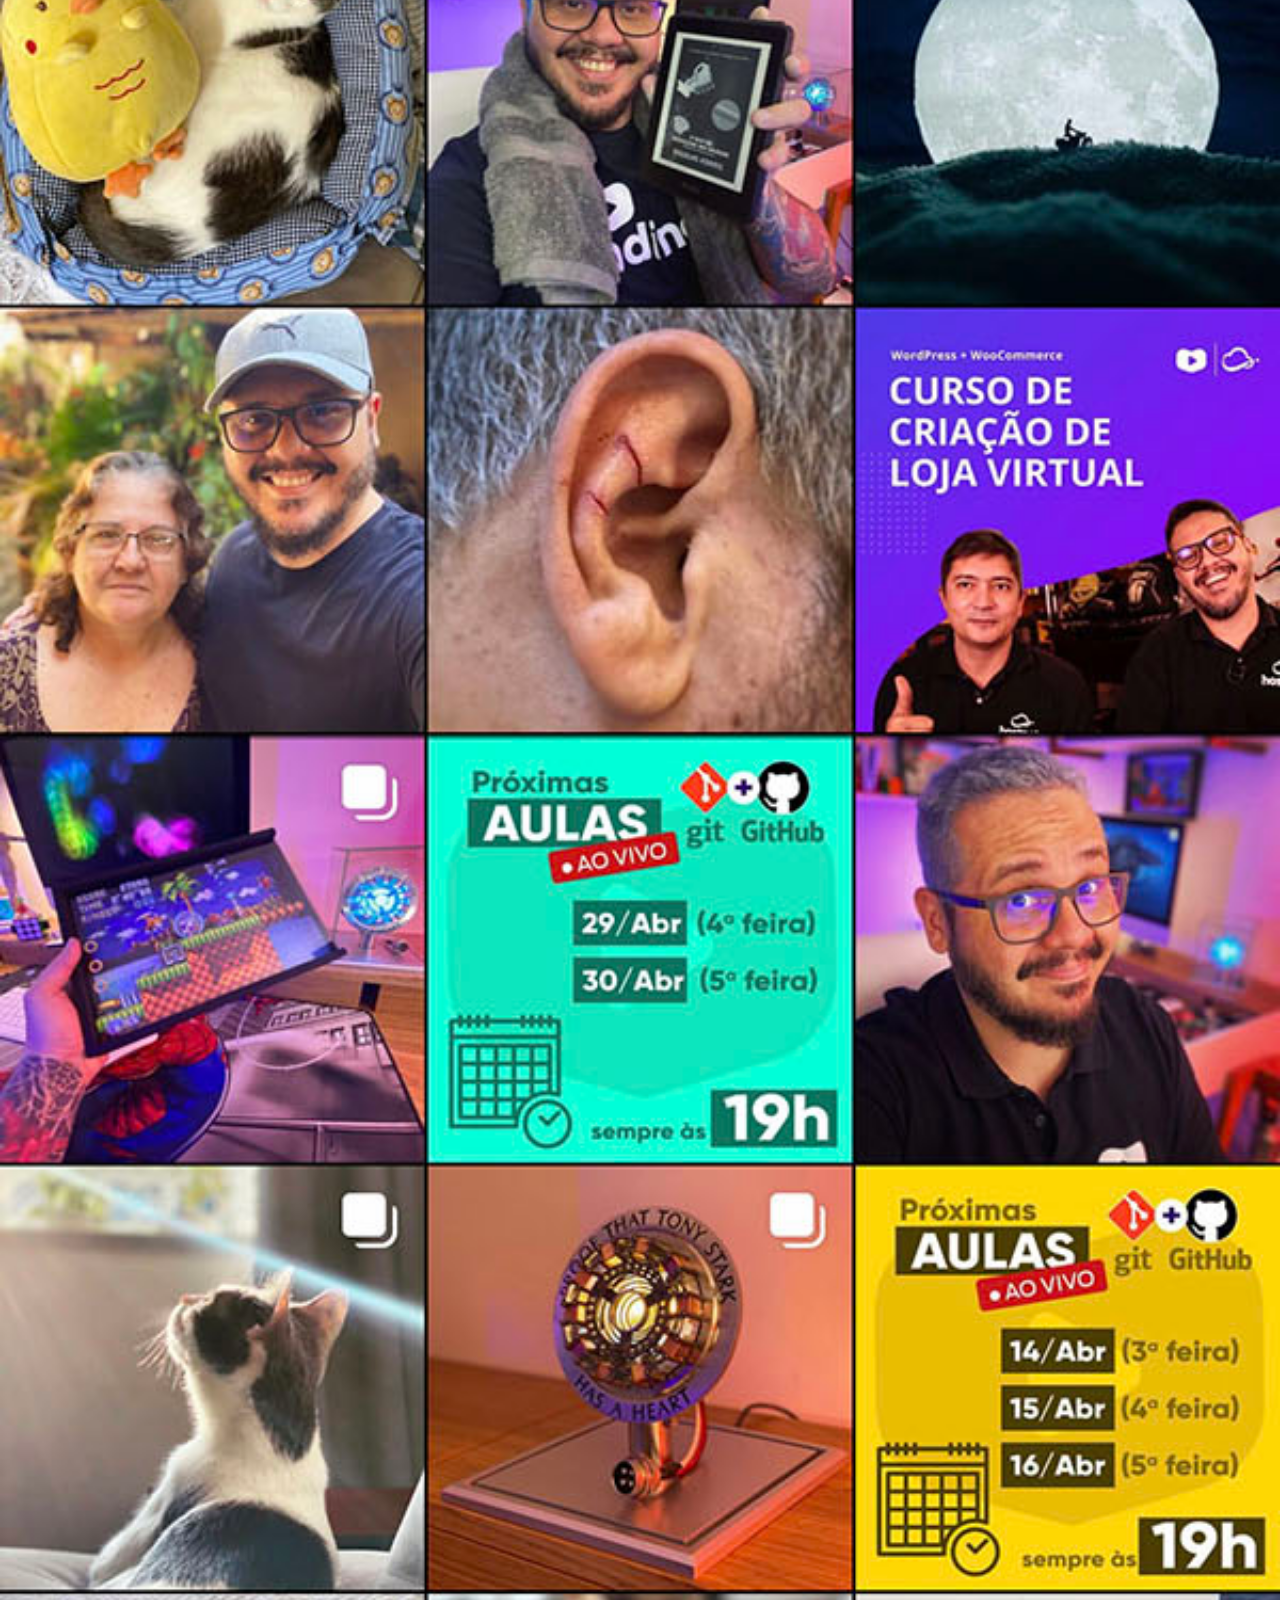
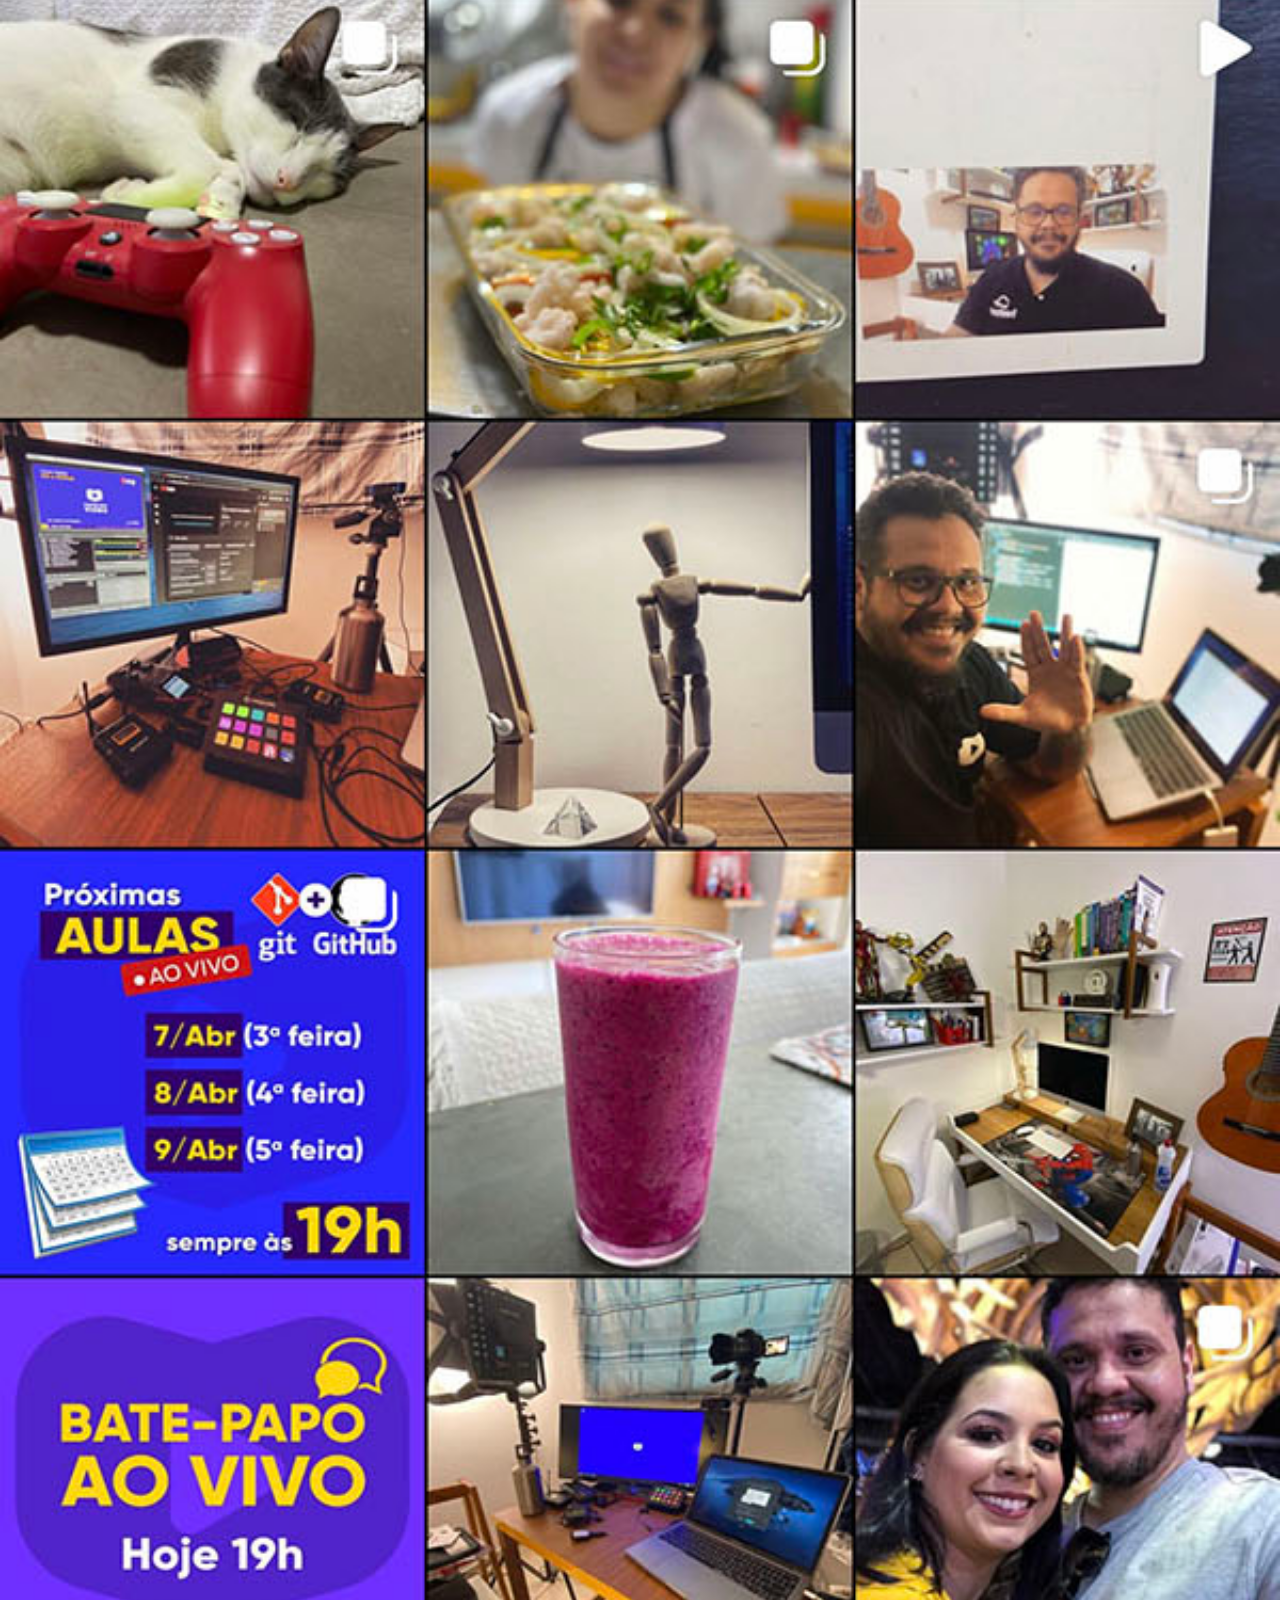
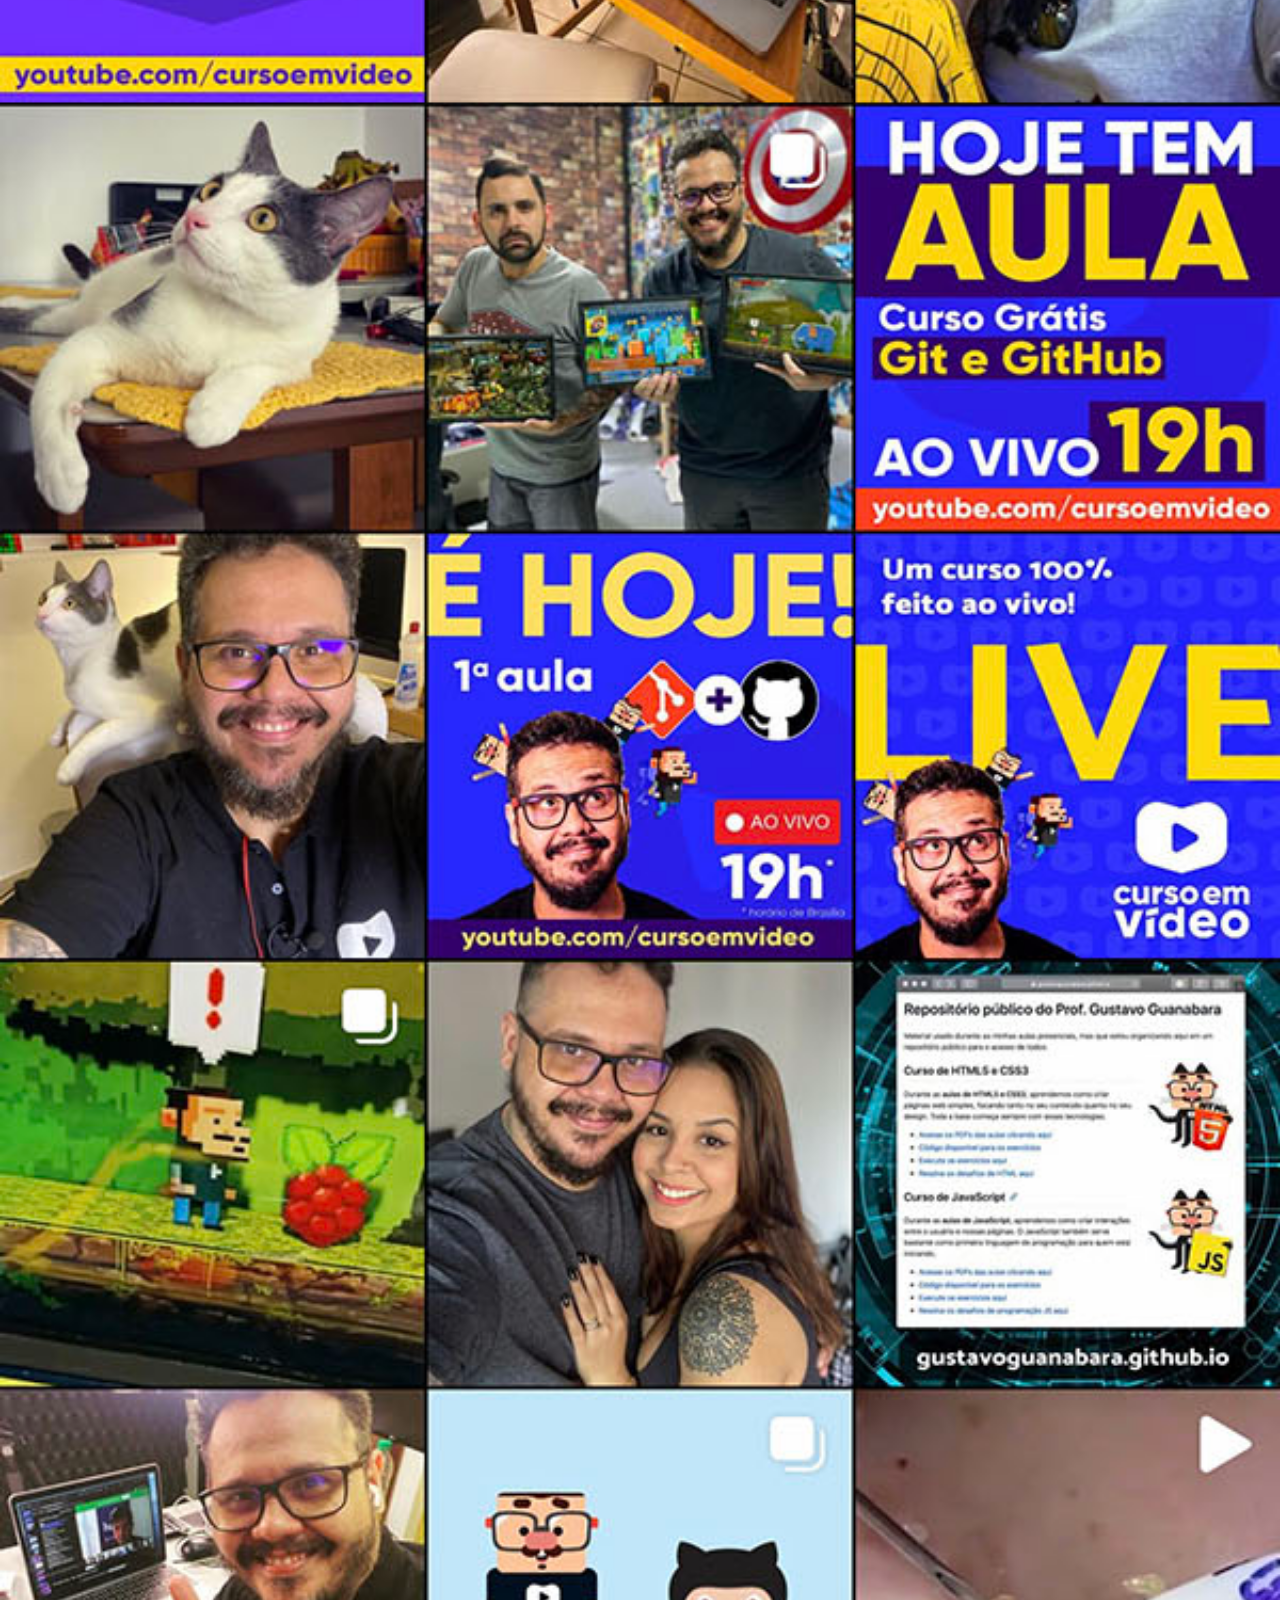
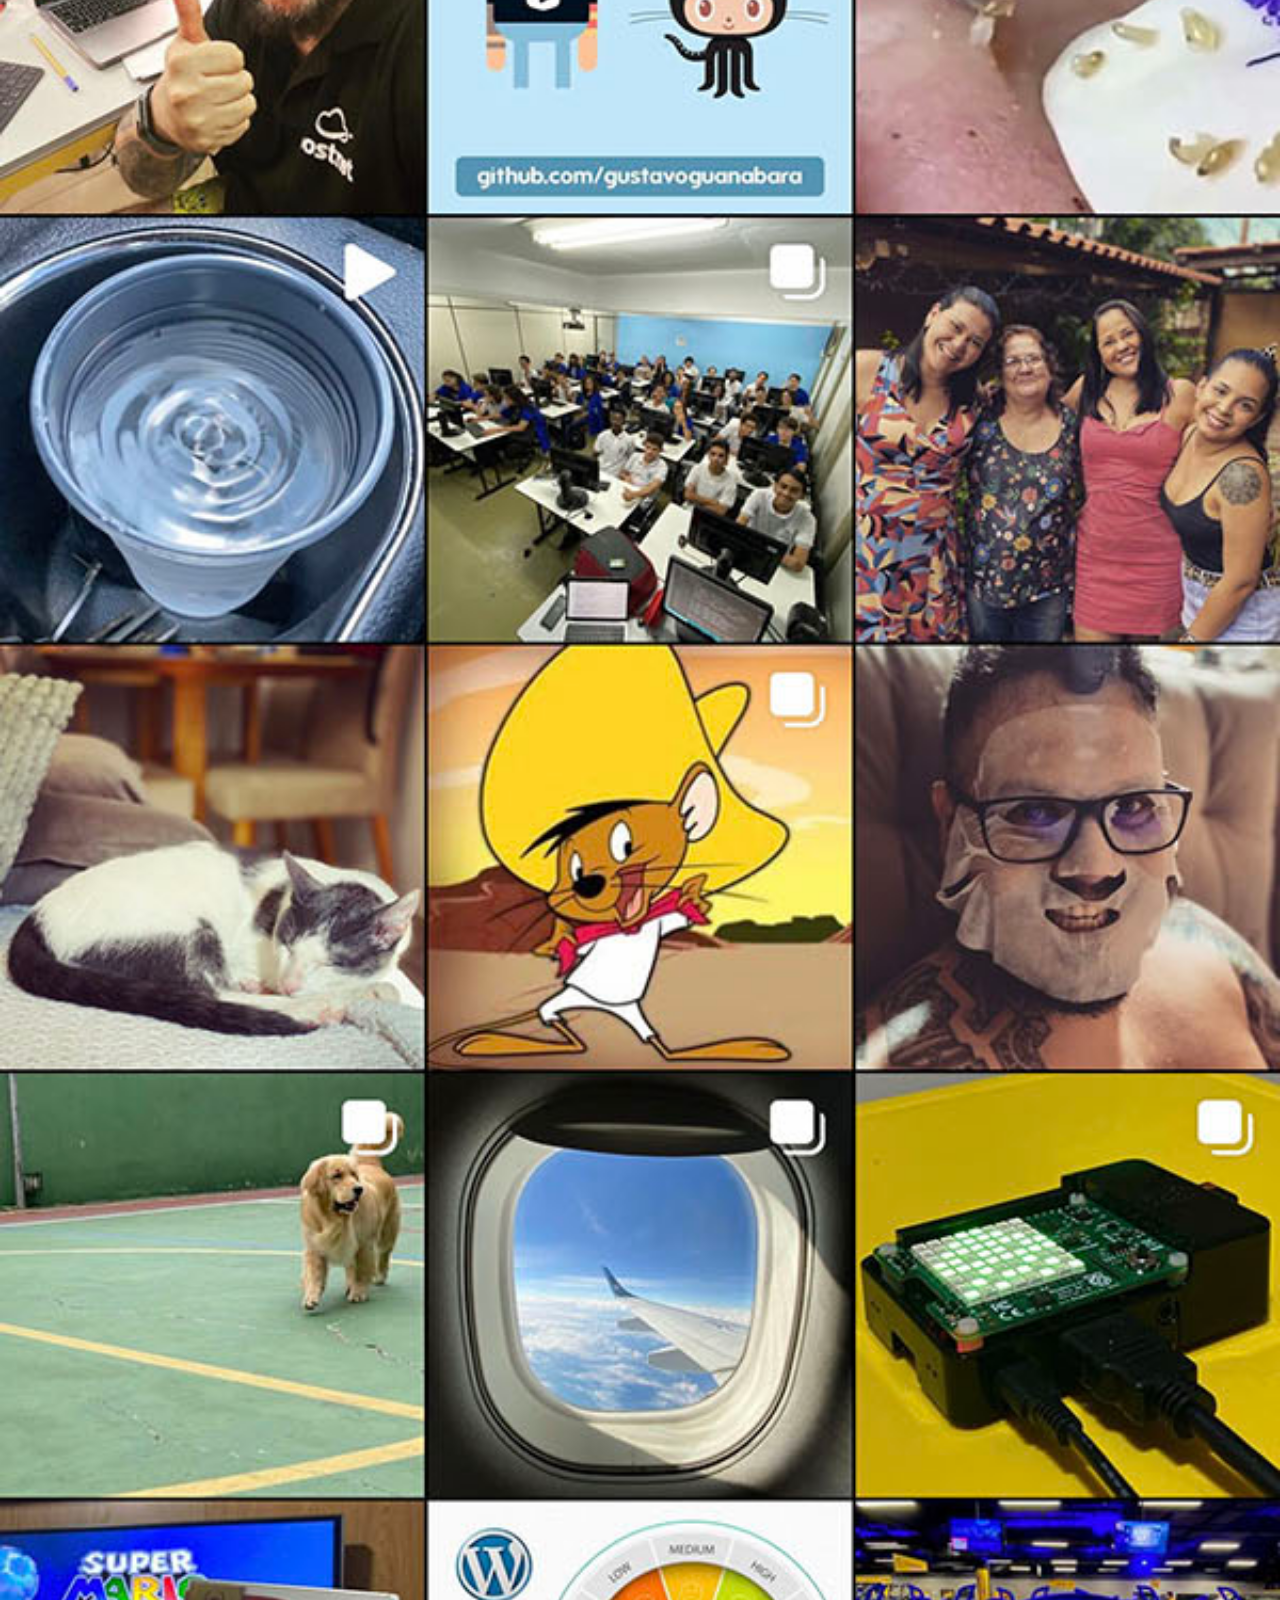
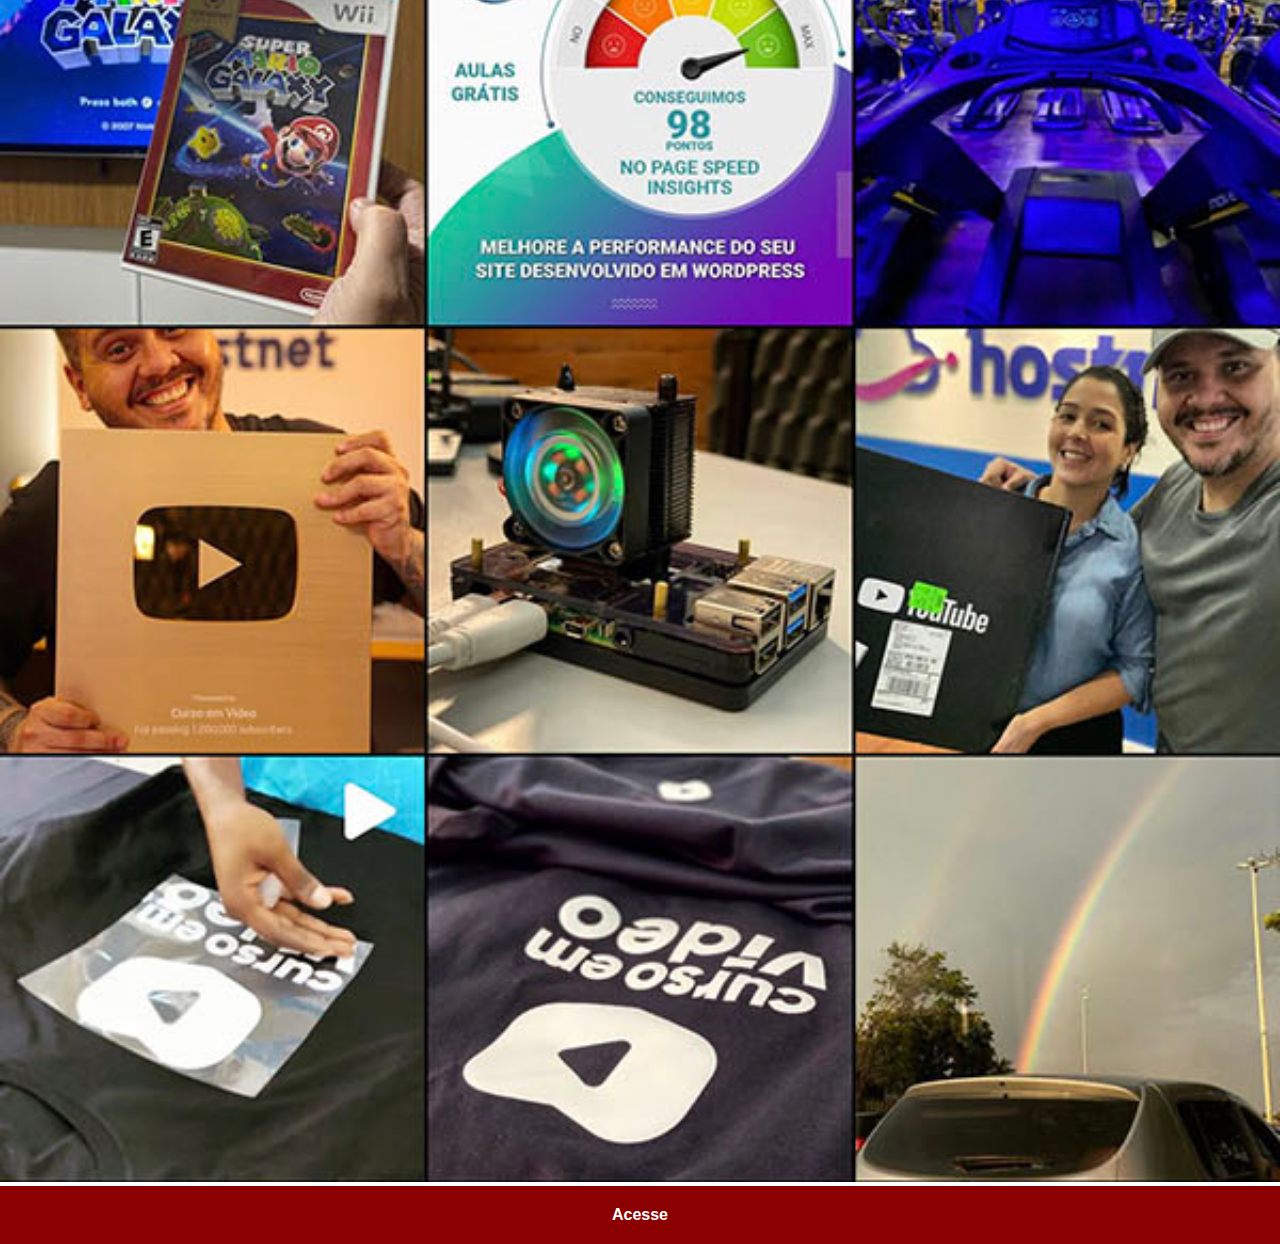
<file: instagram.html>
<!DOCTYPE html>
<html lang="en">
<head>
    <meta charset="UTF-8">
    <meta name="viewport" content="width=device-width, initial-scale=1.0">
    <title>Instagram</title>
    <link rel="stylesheet" href="estilo/social.css">
</head>
<body>
    <img src="imagens/tela-instagram.jpg" alt="Tela instagram"> <a href="https://www.instagram.com/joaoo.viictor31/" target="_blank">Acesse</a>
</body>
</html>
</file>
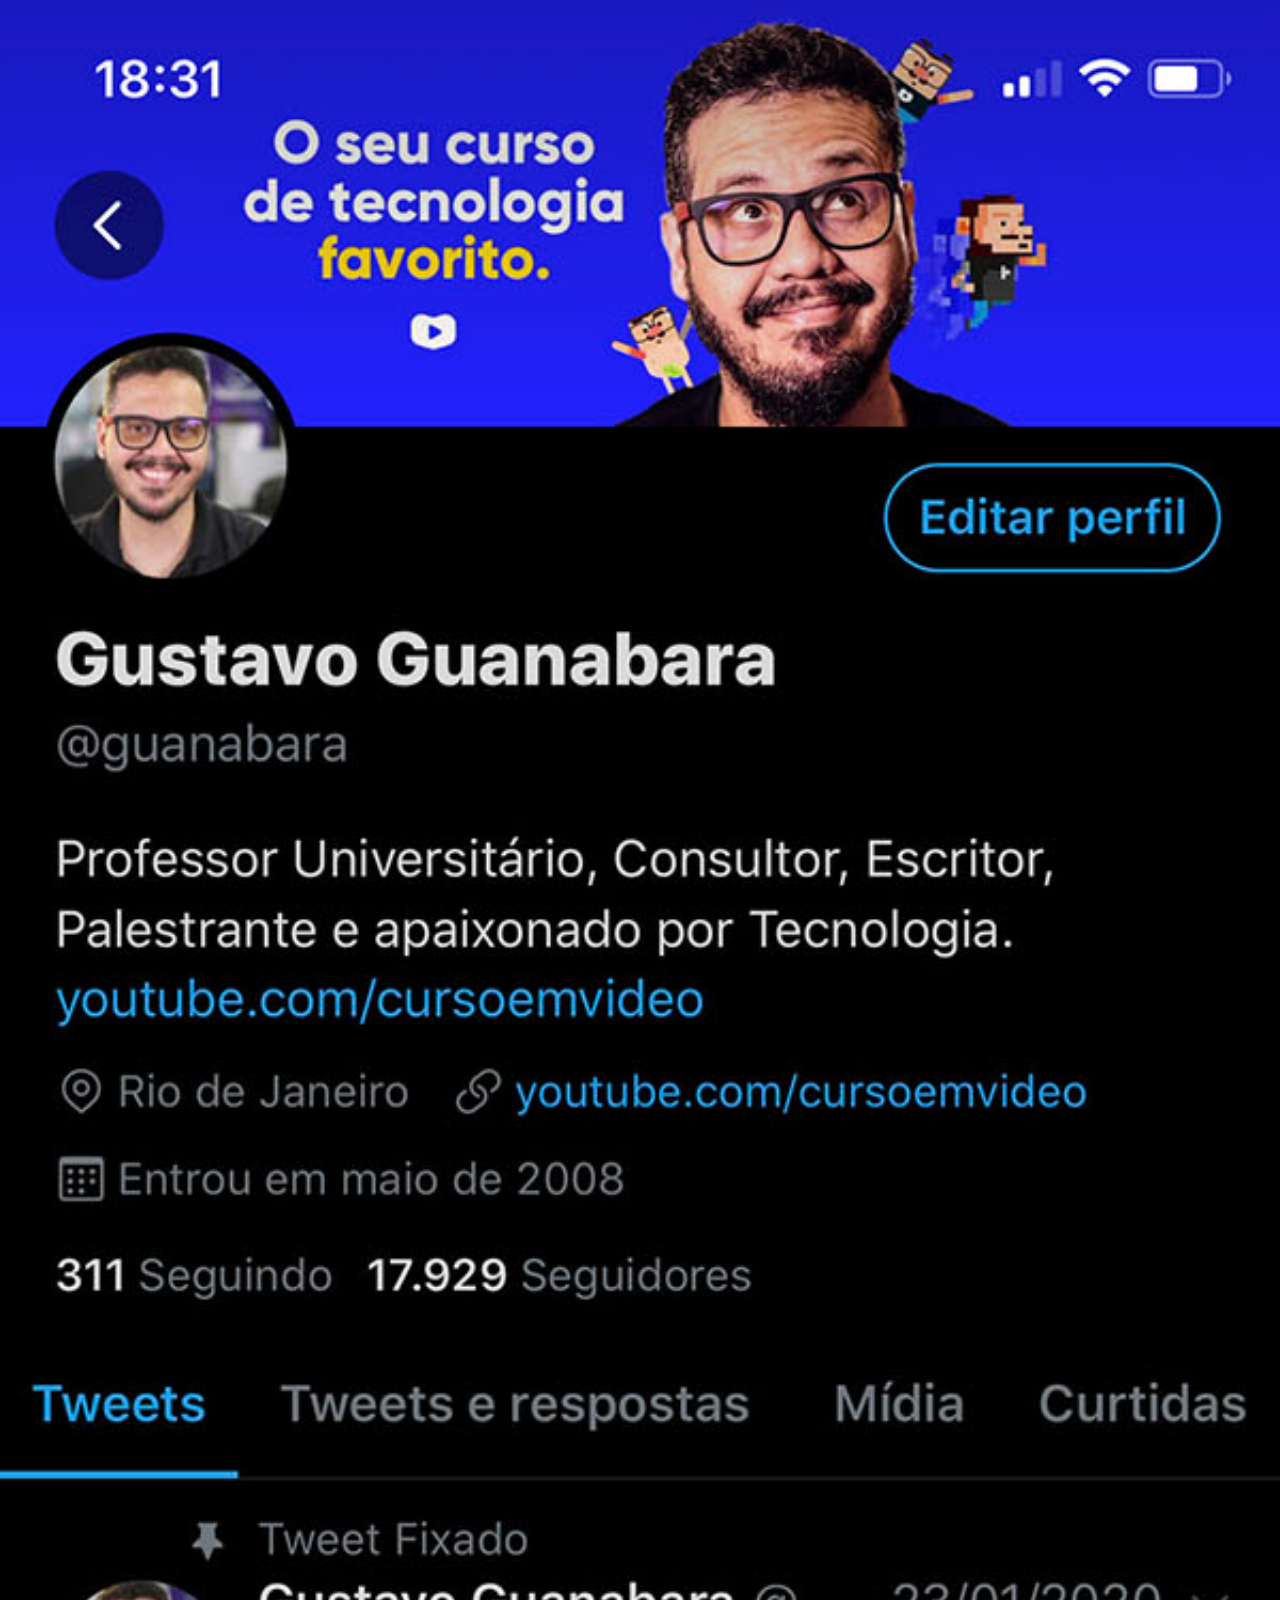
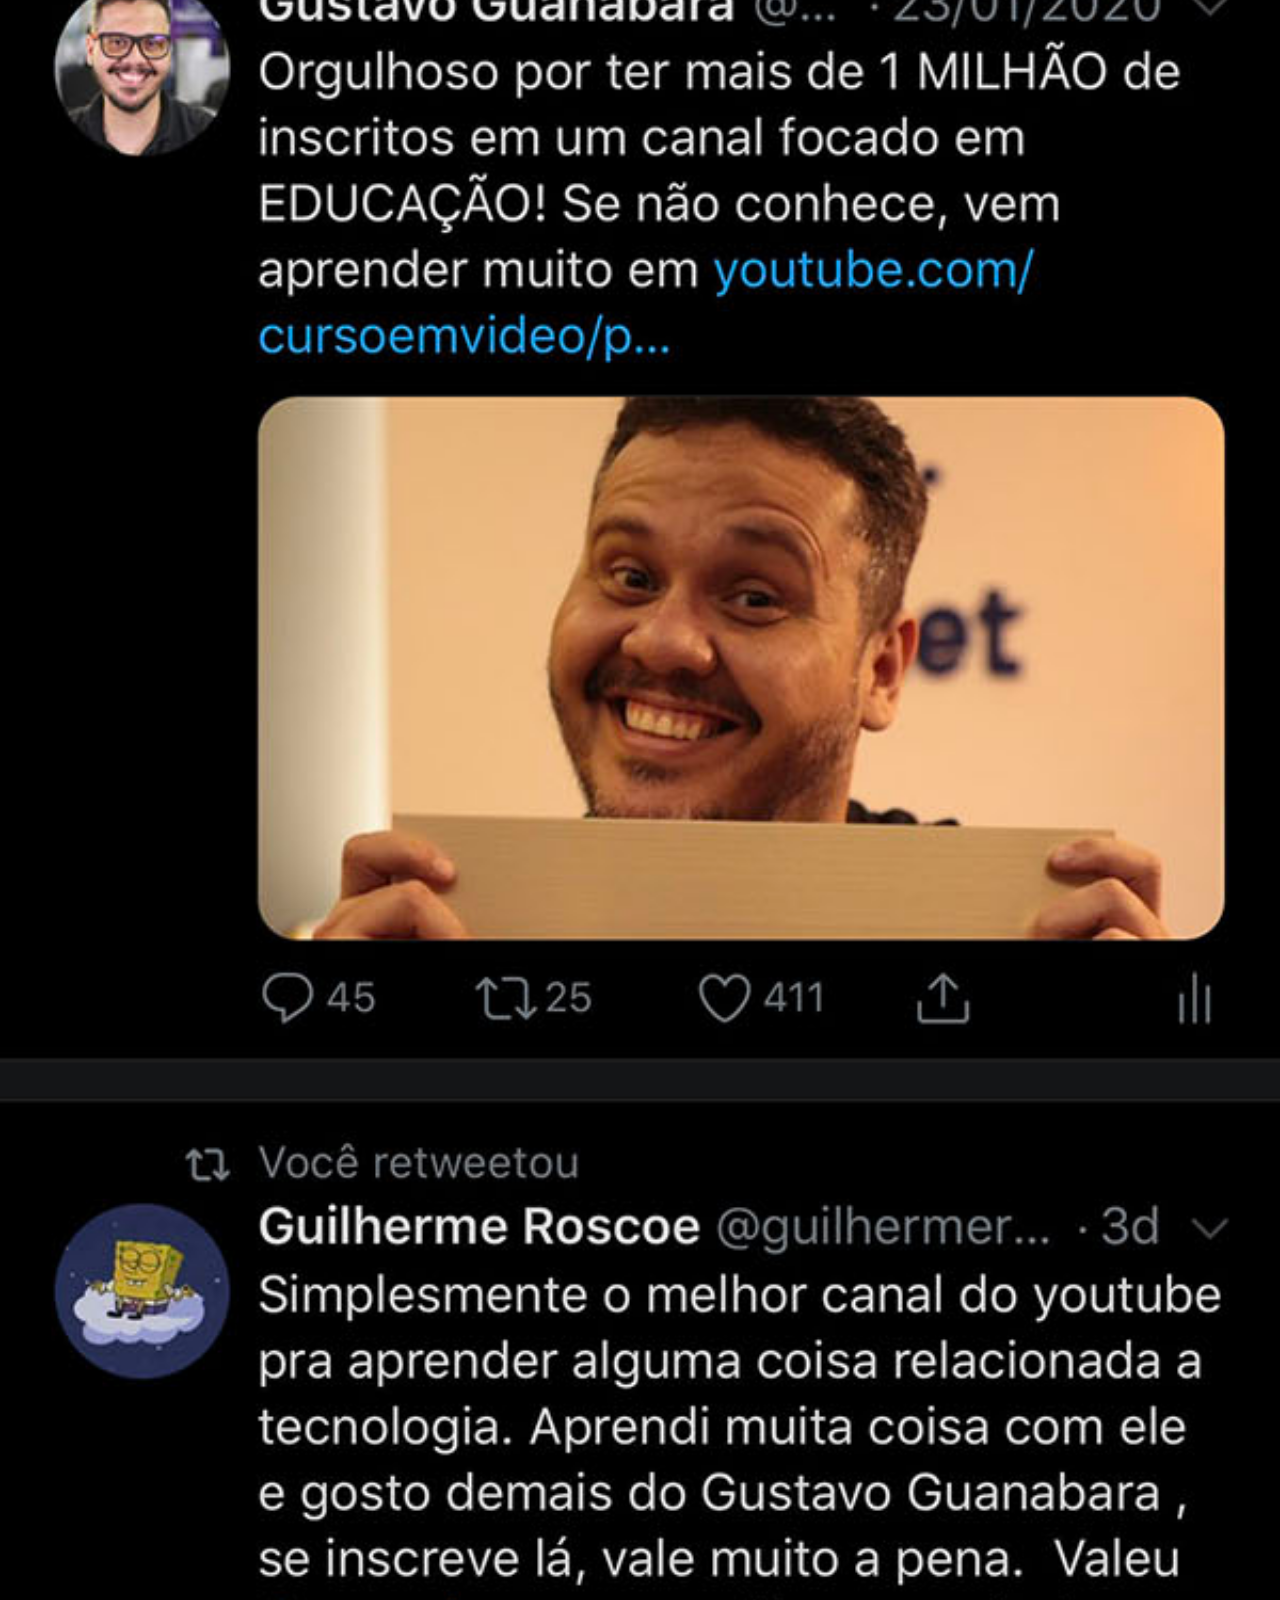
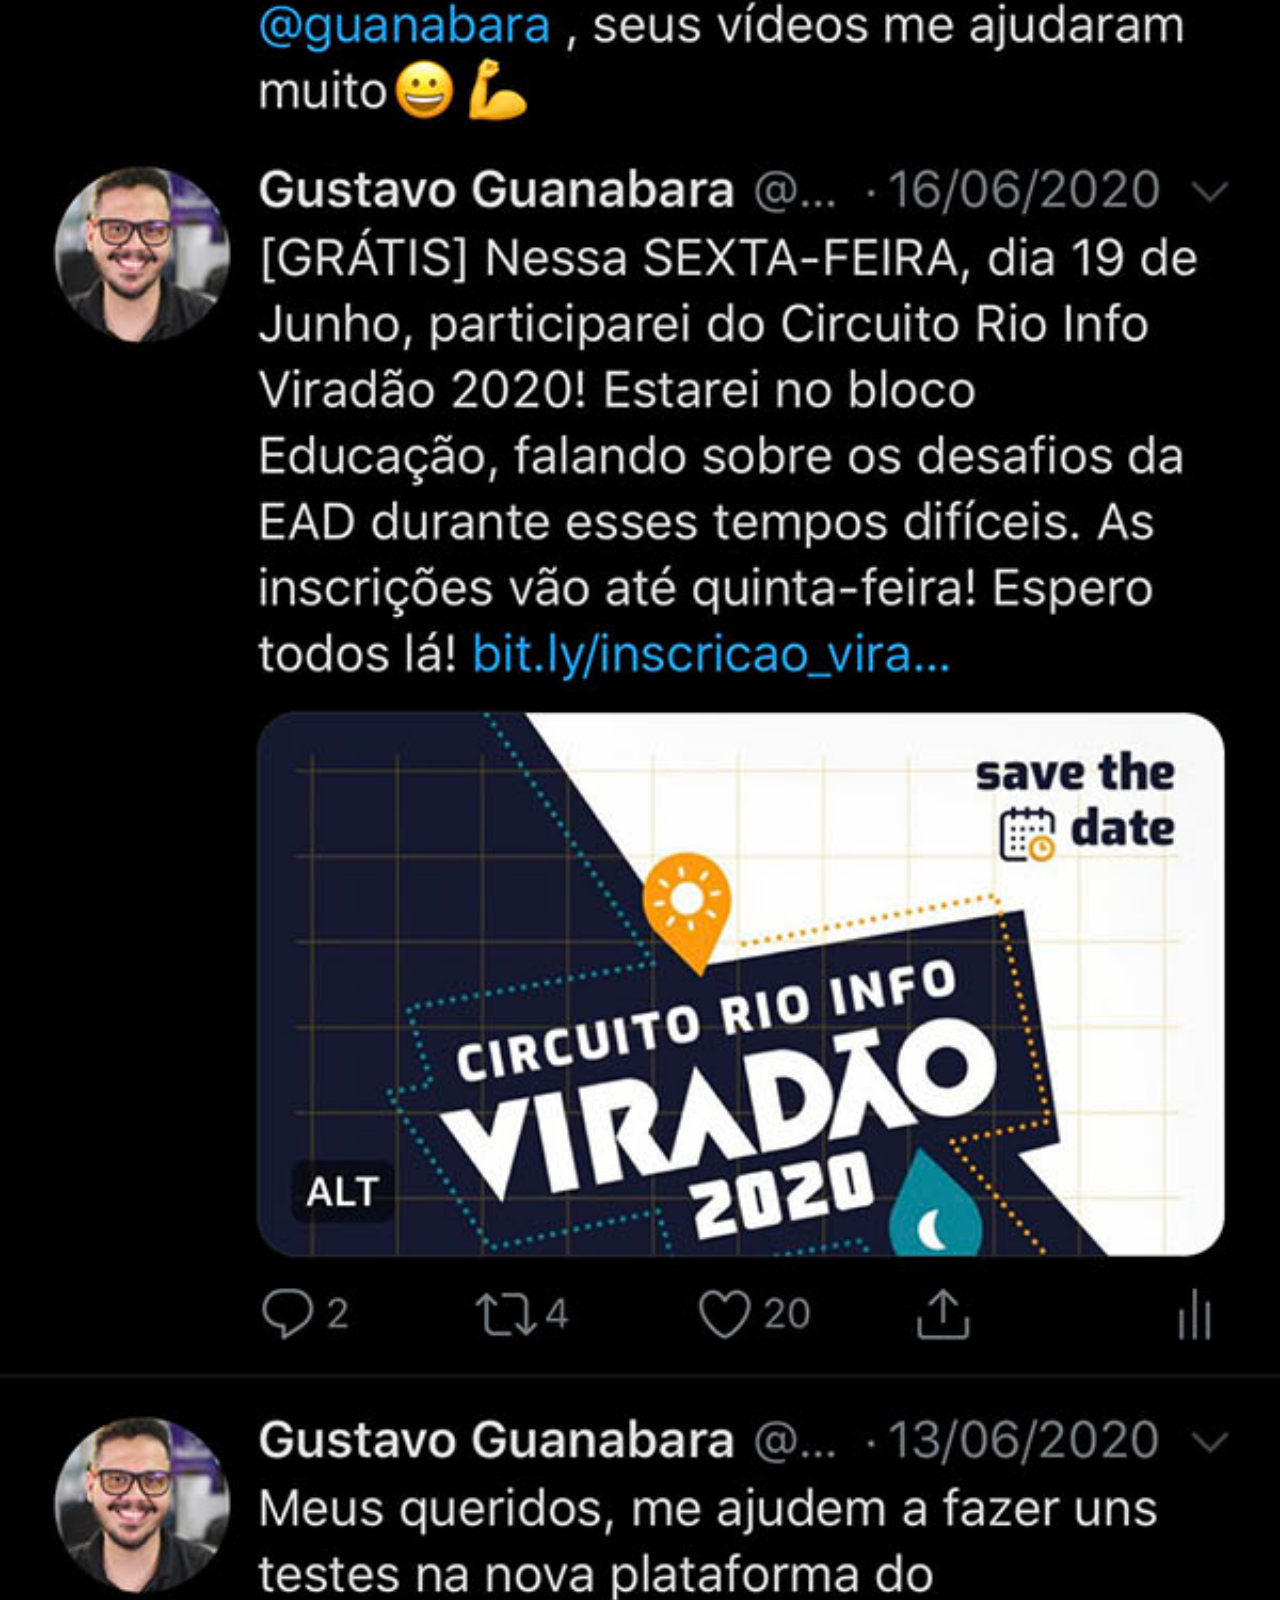
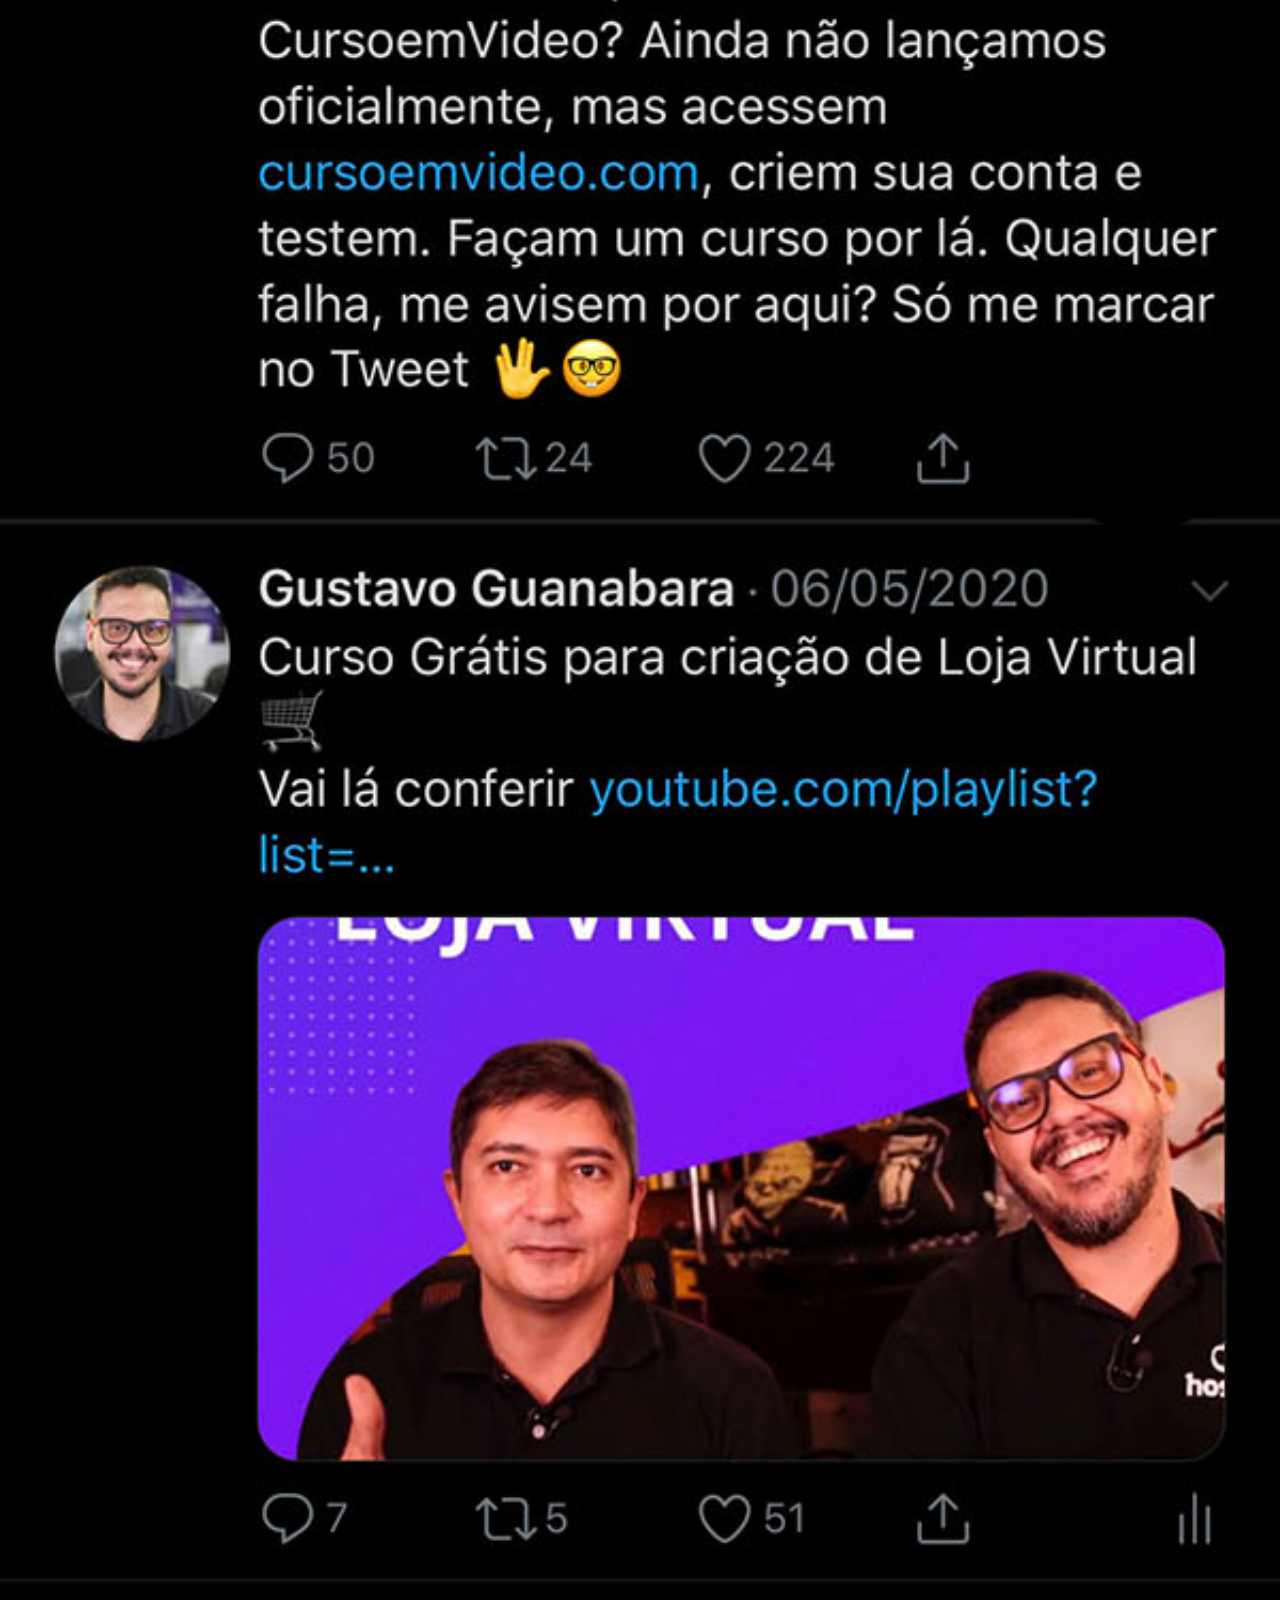
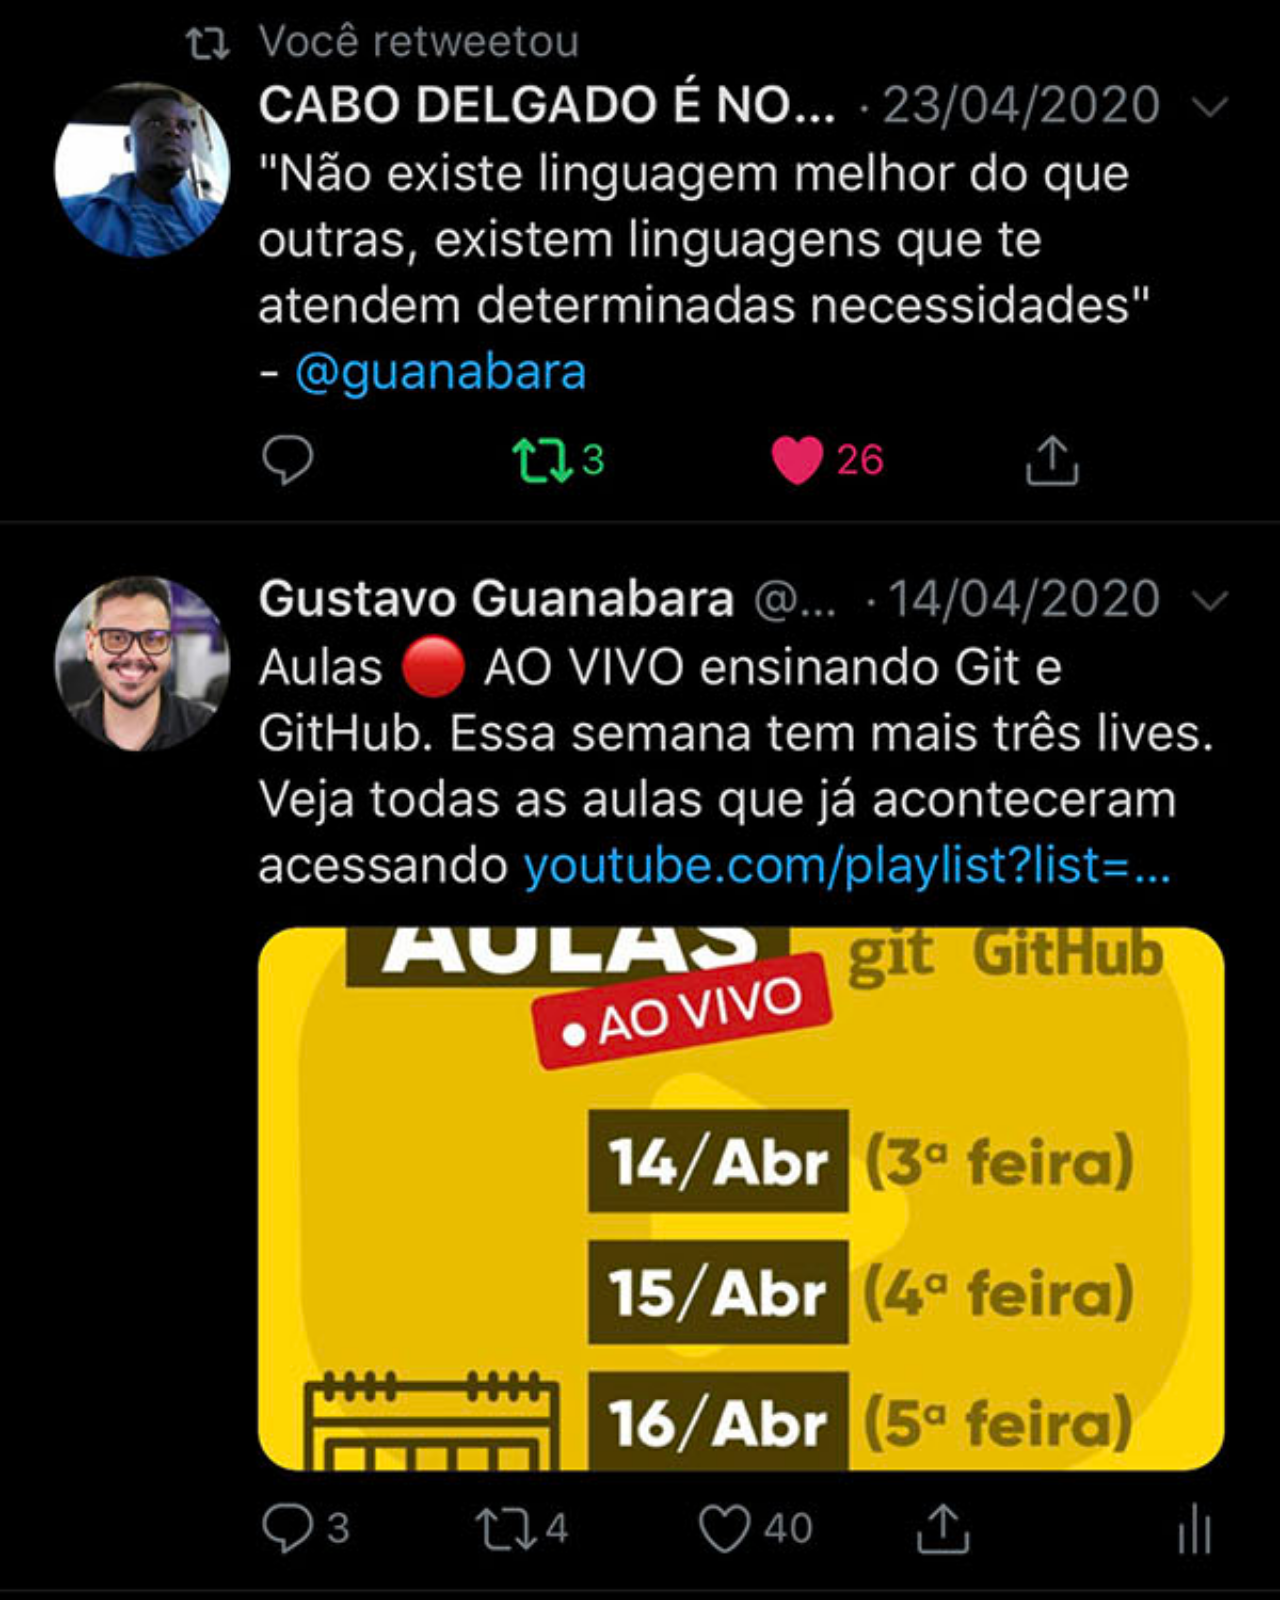
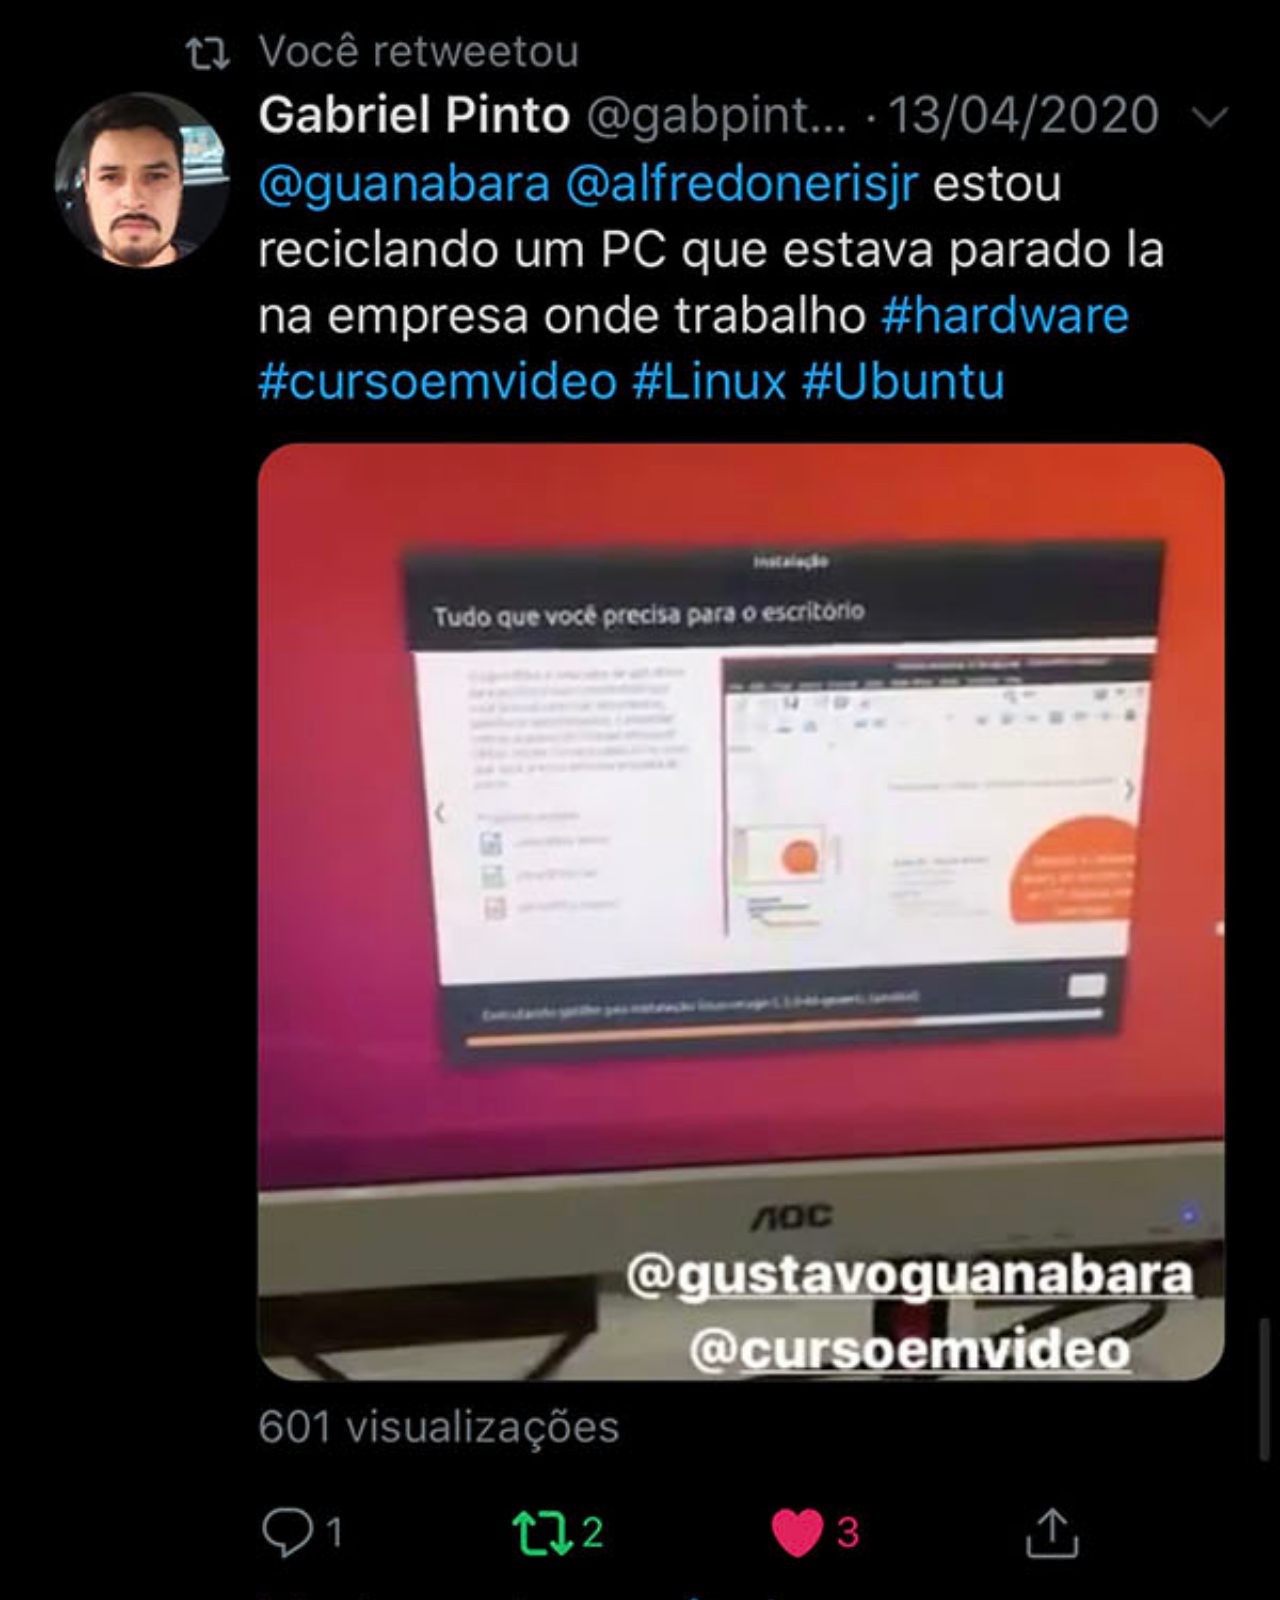
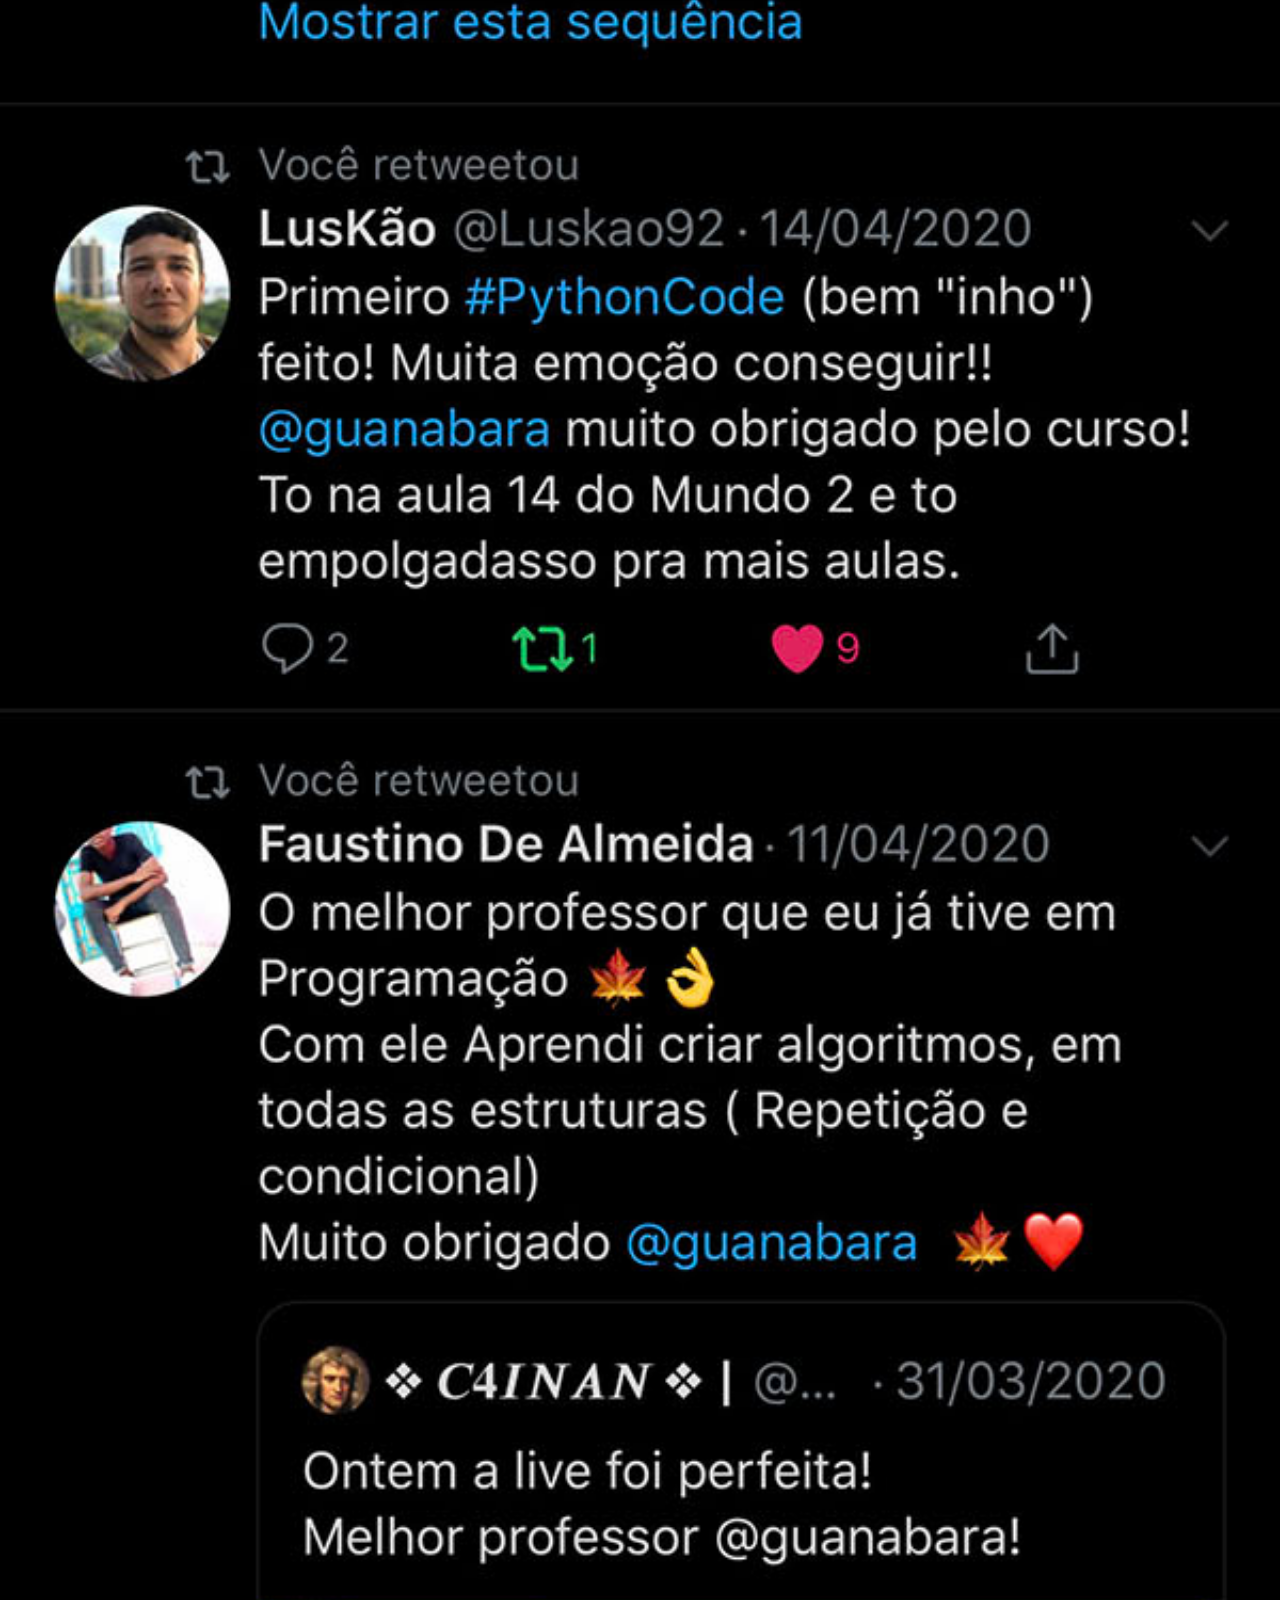
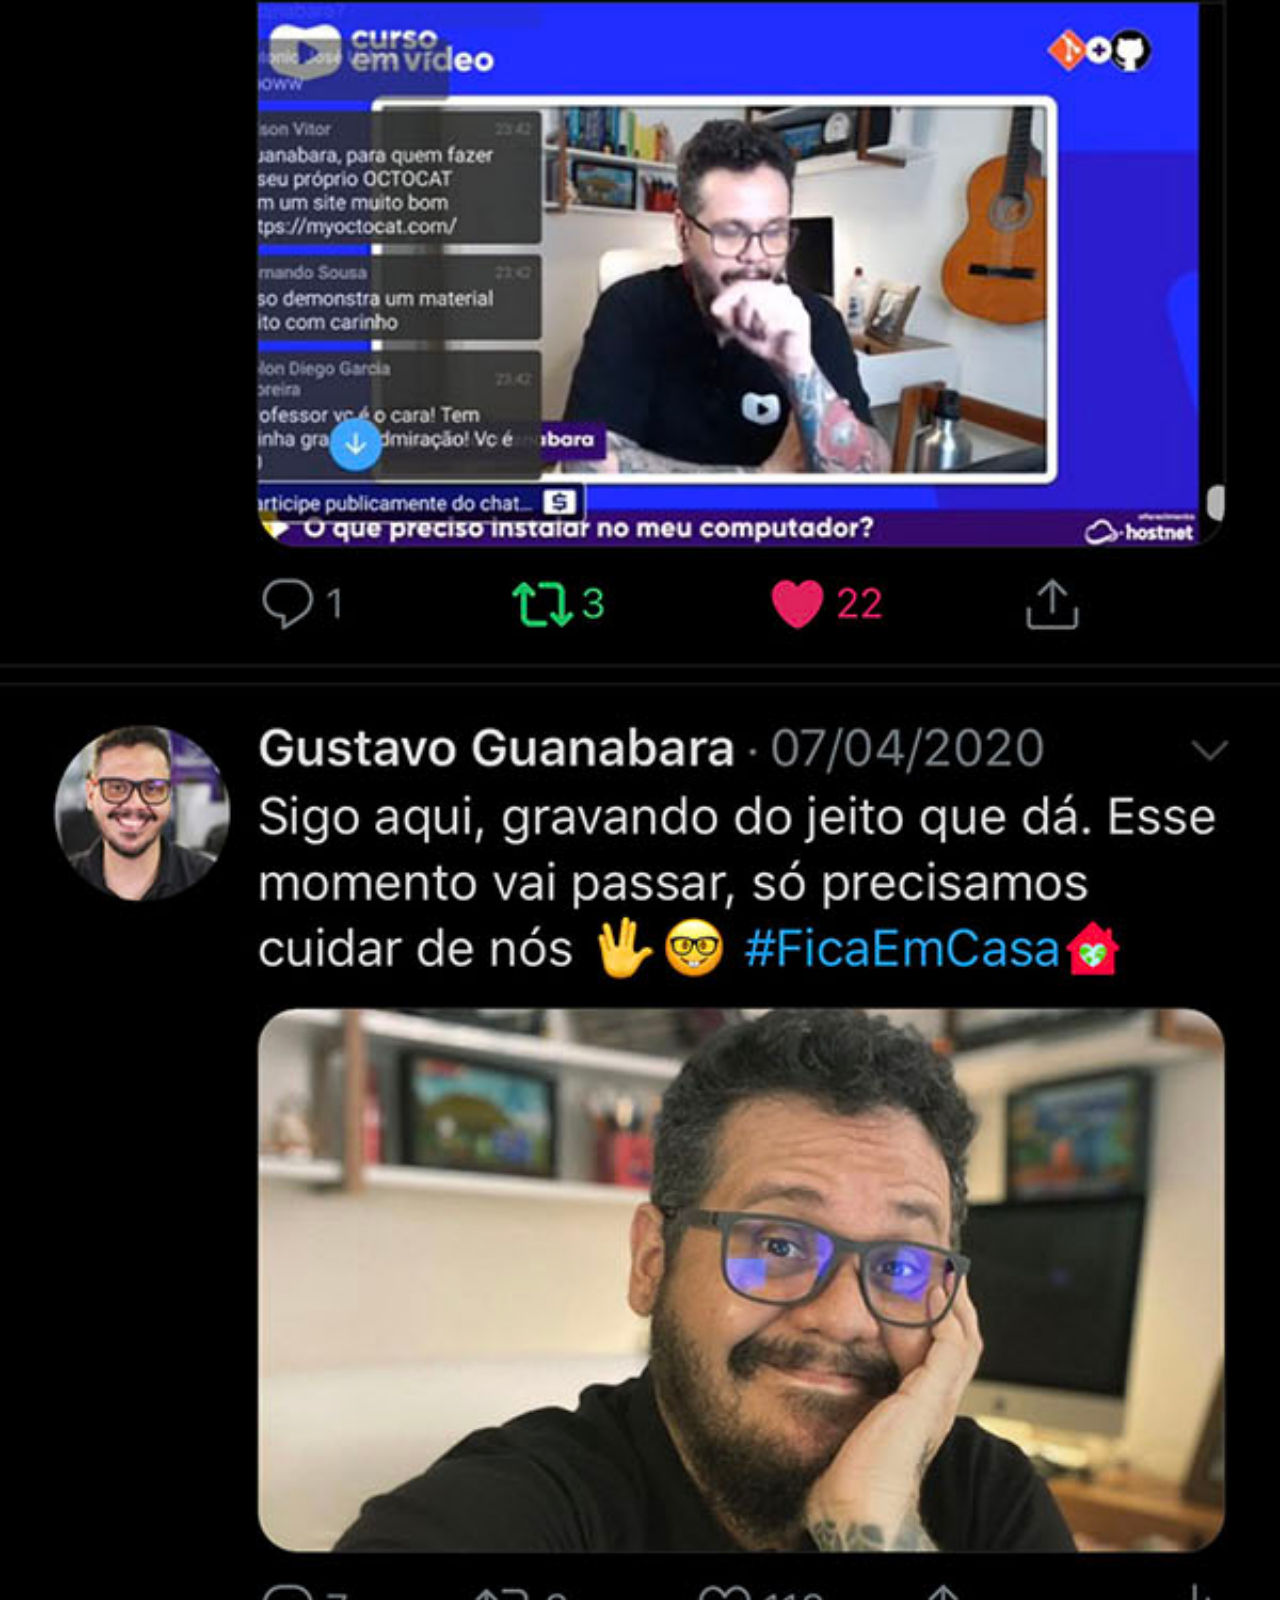
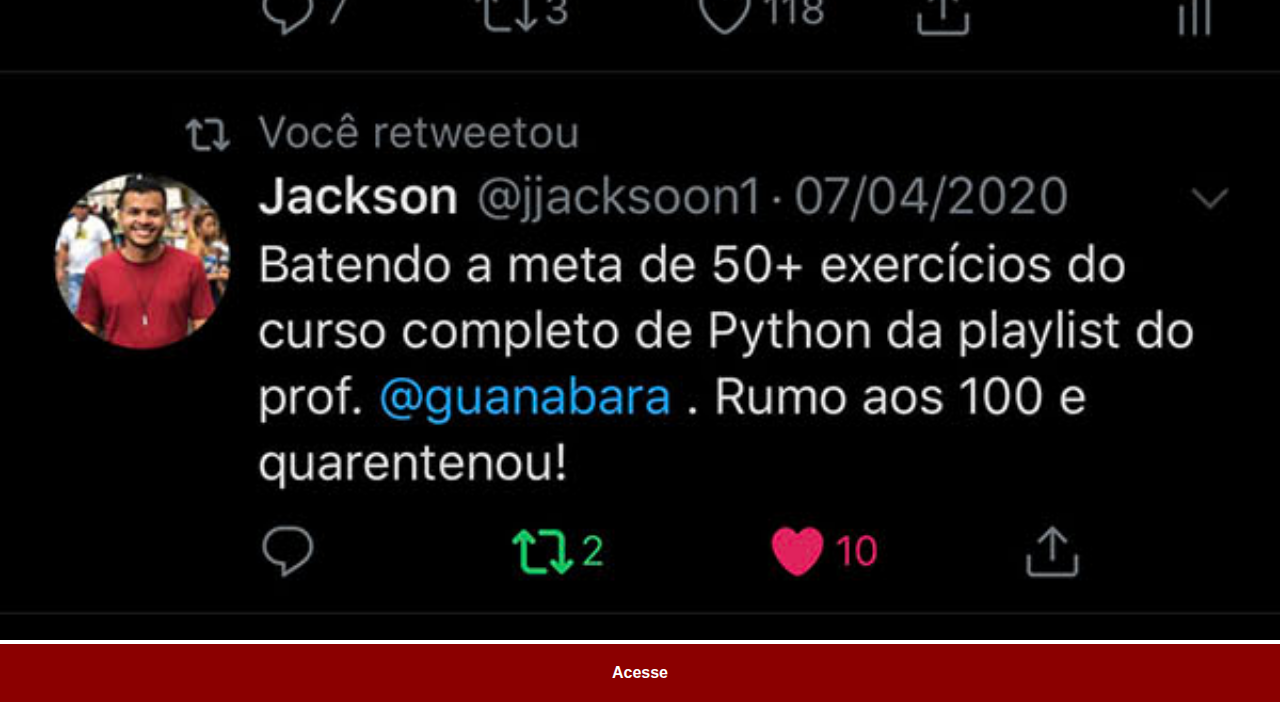
<file: twitter.html>
<!DOCTYPE html>
<html lang="pt-br">
<head>
    <meta charset="UTF-8">
    <meta name="viewport" content="width=device-width, initial-scale=1.0">
    <title>Twitter</title>
    <link rel="stylesheet" href="estilo/social.css">
</head>
<body>
    <img src="imagens/tela-twitter.jpg" alt="tela twitter">
    <a href="https://twitter.com/joaovii67000503" target="_blank">Acesse</a>
</body>
</html>
</file>
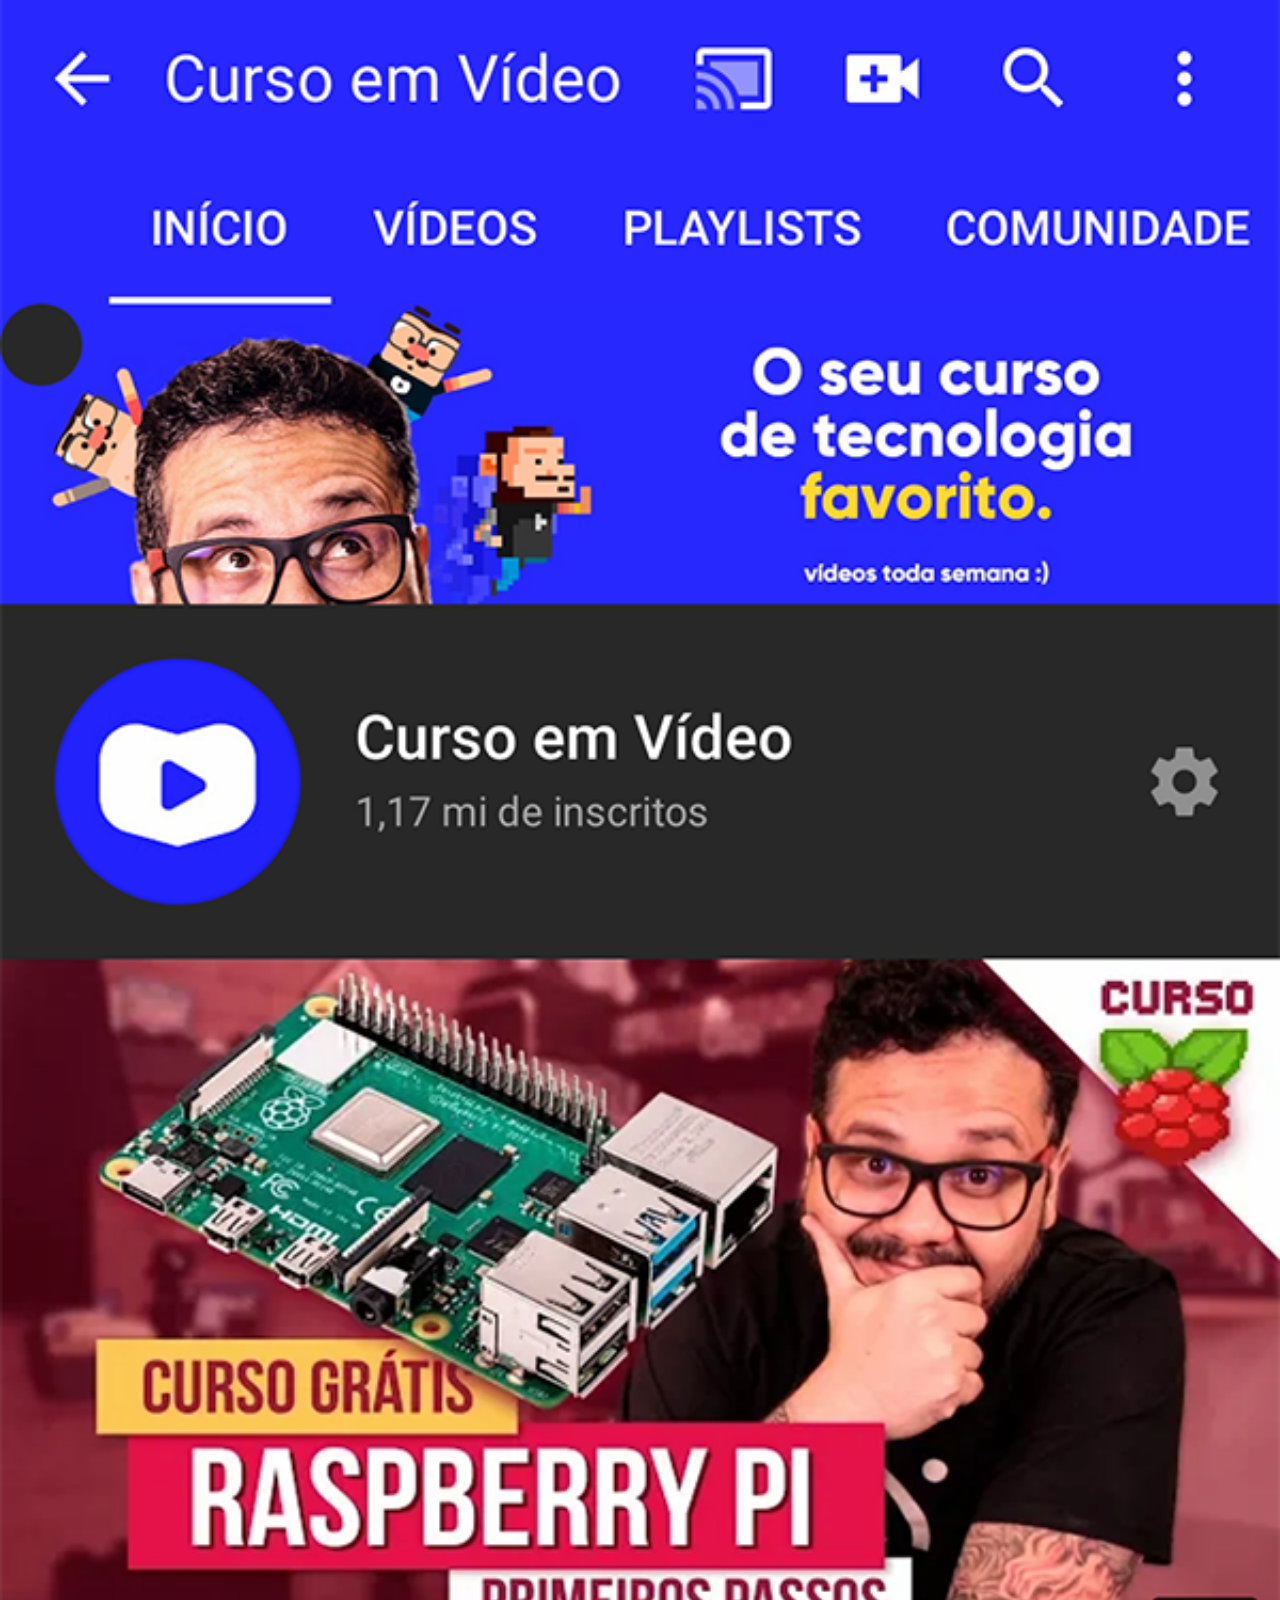
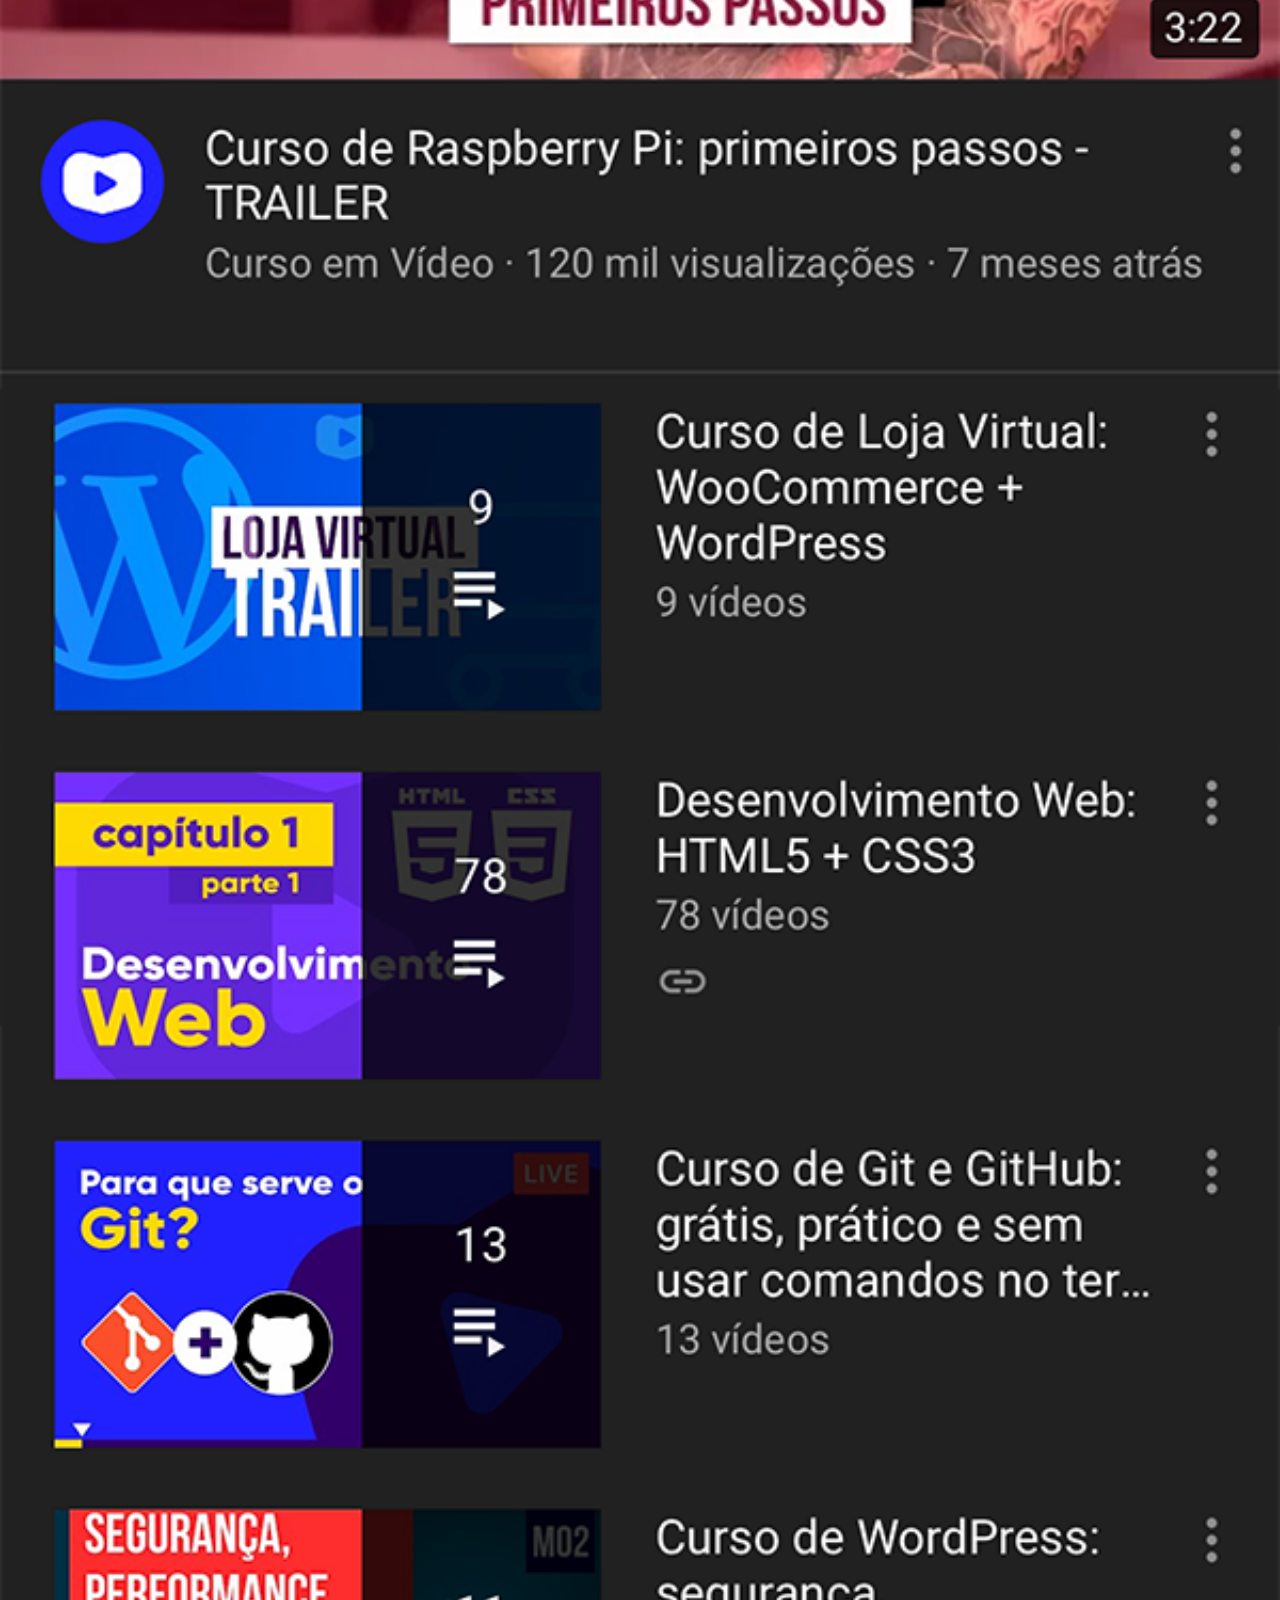
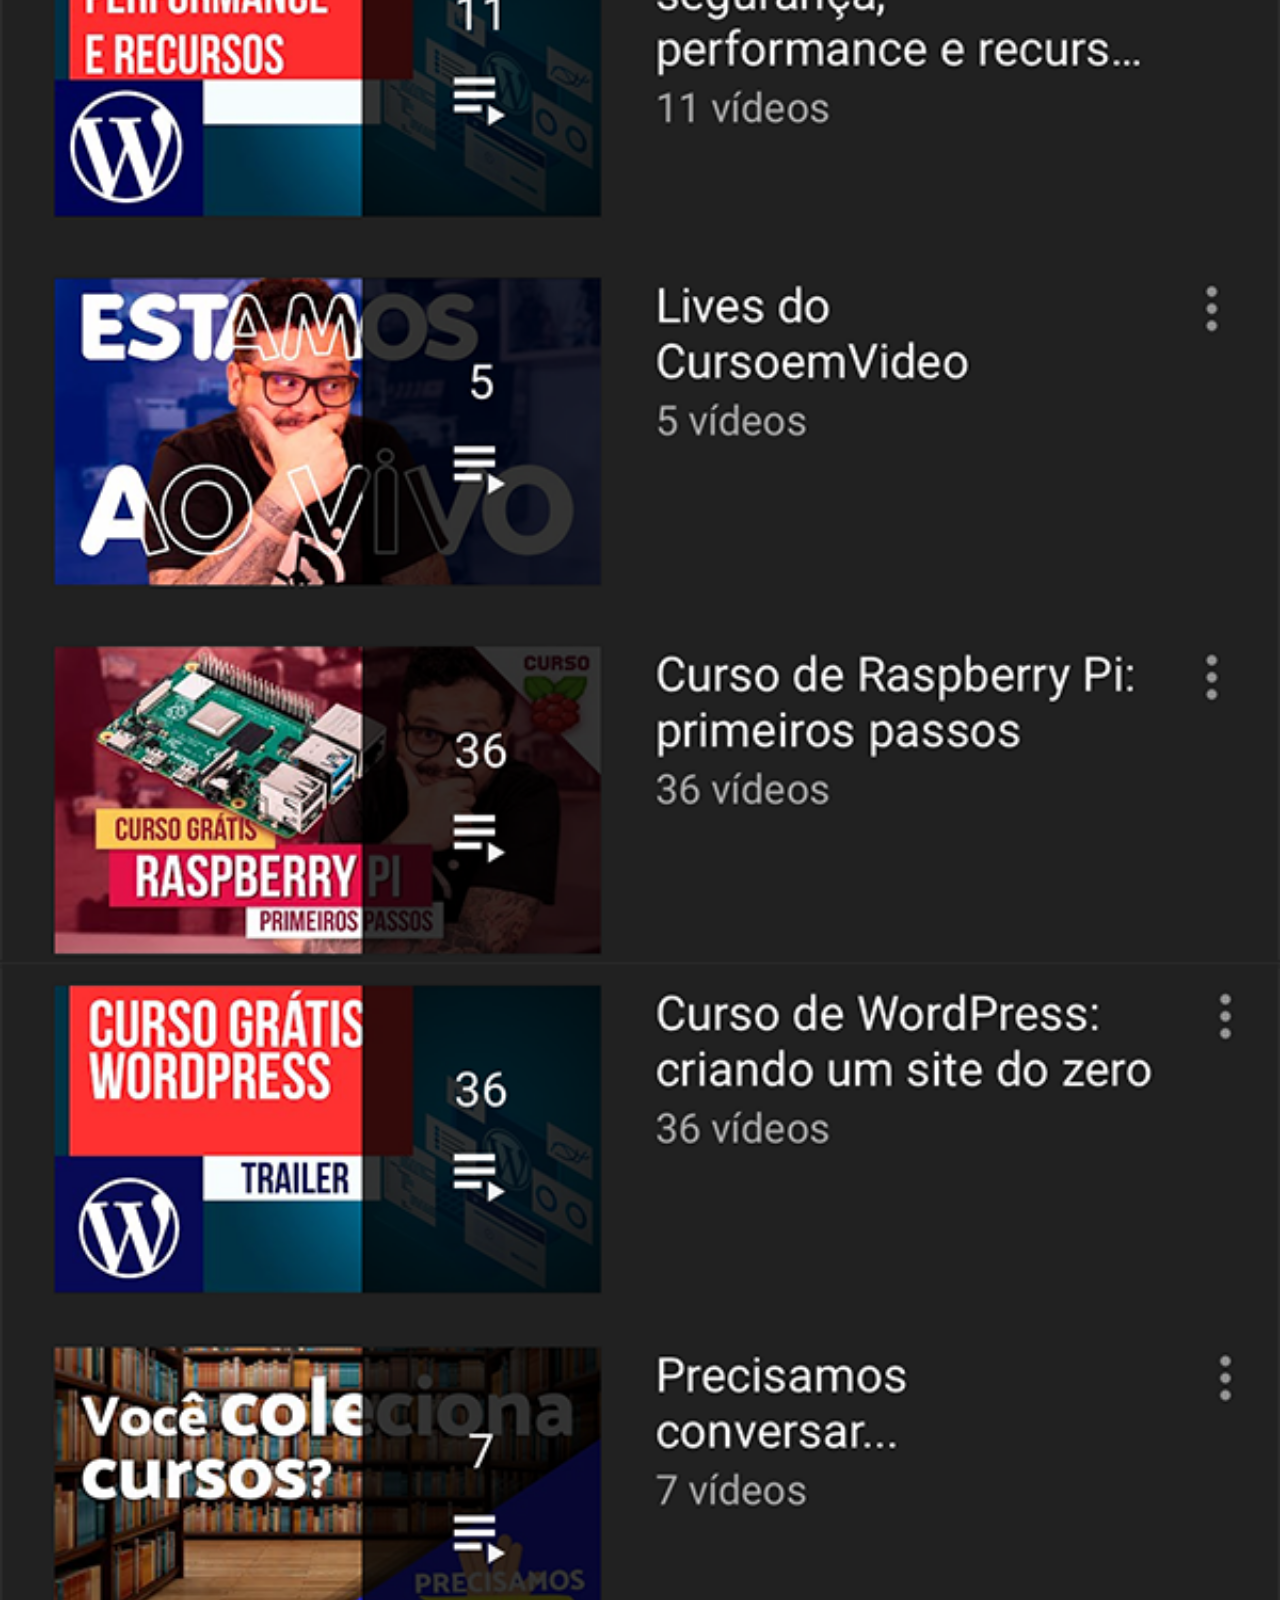
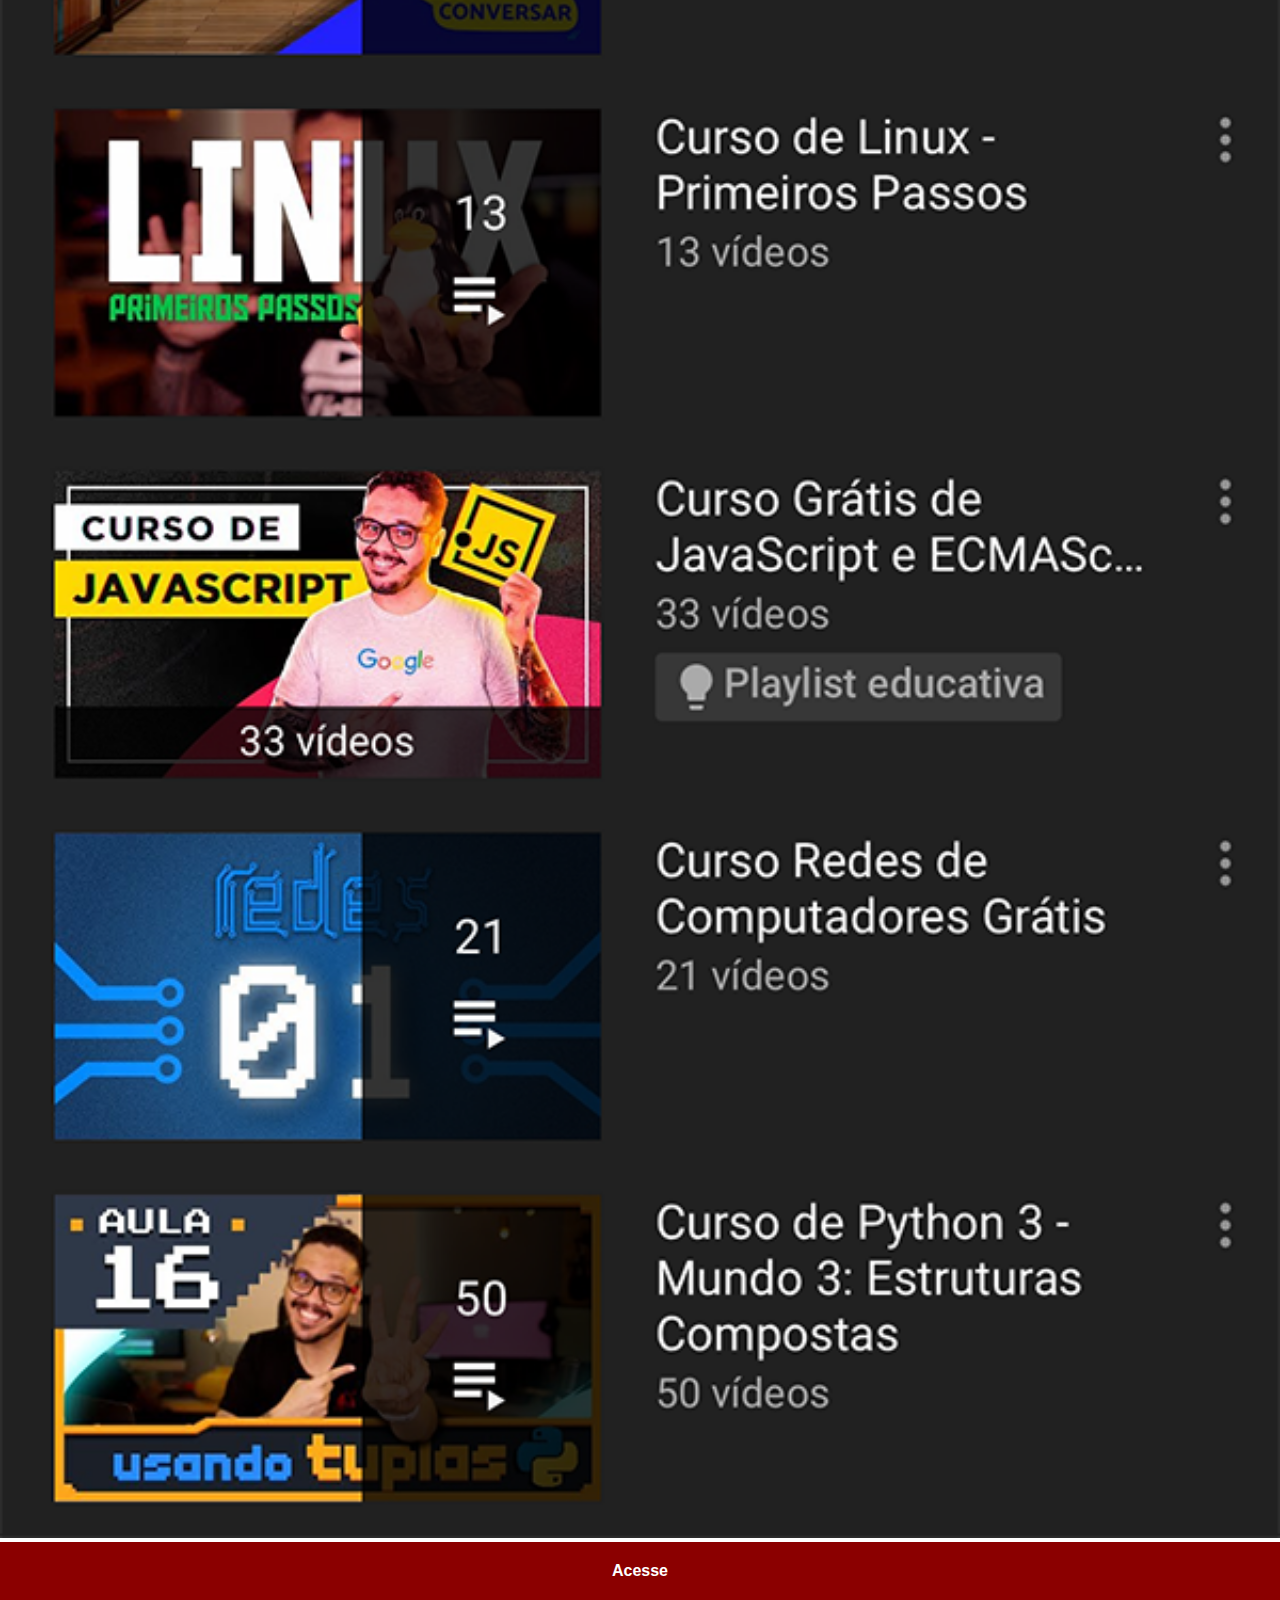
<file: youtube.html>
<!DOCTYPE html>
<html lang="pt-br">
<head>
    <meta charset="UTF-8">
    <meta name="viewport" content="width=device-width, initial-scale=1.0">
    <title>Youtube</title>
    <link rel="stylesheet" href="estilo/social.css">
</head>
<body>
    <img src="imagens/tela-youtube.png" alt="Youtube">
    <a href="https://www.youtube.com/@CursoemVideo/playlists" target="_blank">Acesse</a>
</body>
</html>
</file>
<file: estilo/style.css>
@charset "UTF-8";

* {
    margin: 0px; 
    padding: 0px;
    font-family: Arial, Helvetica, sans-serif;
}

html, body{
    height: 100vh;
    width: 100vw;
}

body{
    background: url('../imagens/fundo-madeira.jpg') top center /cover no-repeat fixed;
}

main{
    position: relative;
    height: 100vh;

}

section#telefone{
    position: absolute;
    top: 50%;
    left: 50%;
    transform:translate(-50%, -50%);

    background: url('../imagens/frame-iphone.png') no-repeat ;
    height: 627px;
    width: 311px;
}

iframe#tela{
    position: relative;
    top: 80px;
    left: 22px;
    width: 267px;
    height: 471px;
}

section#redes-sociais{
    text-align: end;
}

section#redes-sociais img:hover{
    border: 2px solid rgba(255, 255, 255, 0.623);
    transform: translate(-3px,-3px);
    box-shadow: 5px 5px 10px rgba(0, 0, 0, 0.644);
    transition: transform .3s, border 1s;
}

section#redes-sociais img {
    width: 50px;
    margin: 10px;
    border-radius: 50px;
    box-shadow: 2px 2px 5px rgba(0, 0, 0, 0.493);
    box-sizing: border-box;
}
</file>
<file: estilo/social.css>
@charset "UFT-8";

* {
  padding: 0px;
  margin: 0px;
}

::-webkit-scrollbar {
  width: 0px;
  height: 0px;
}
/* A barra de scroll foi escondida*/
img {
  width: 100vw;
}

a {
  display: block;
  background-color: darkred;
  color: white;
  padding: 20px;
  text-align: center;
  text-decoration: none;
  font-weight: bolder;
  font-family: Arial, Helvetica, sans-serif;
}
a:hover {
  background-color: red;
  text-decoration:  2px underline;
}
</file>
